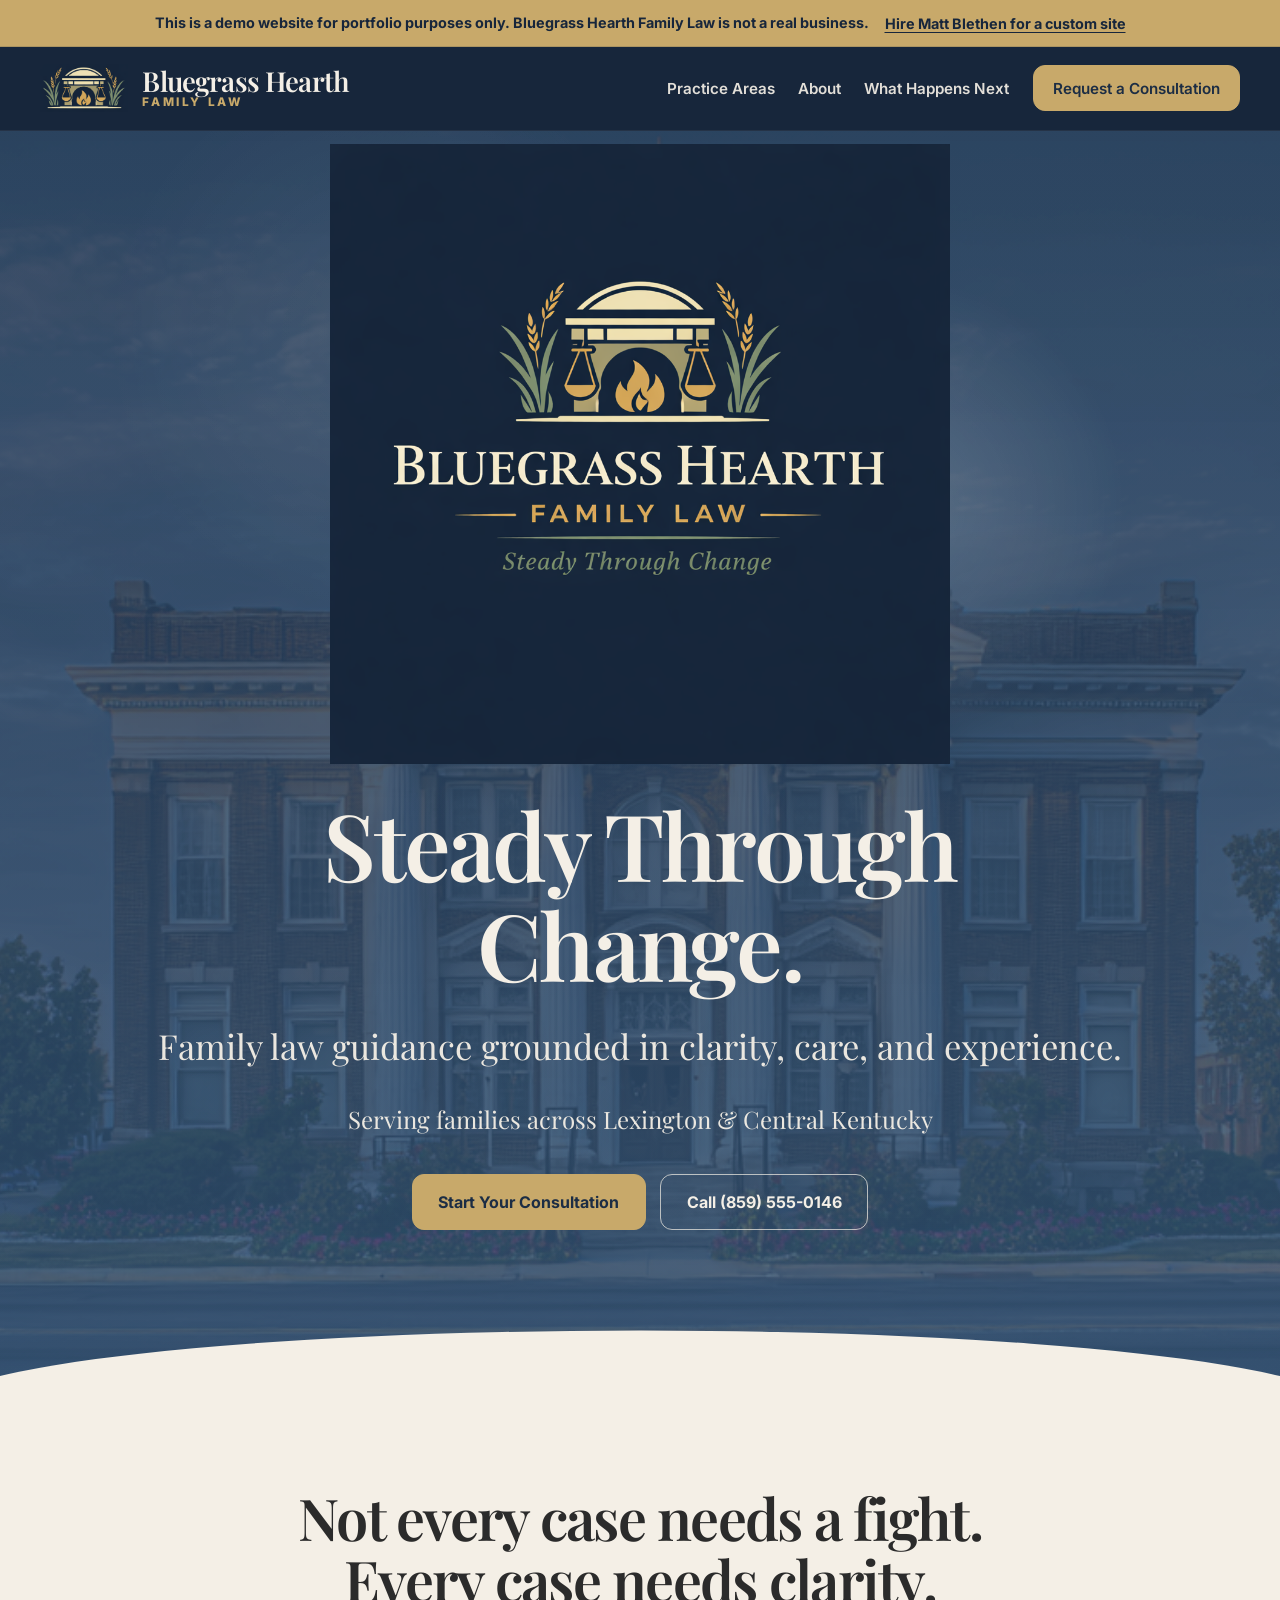
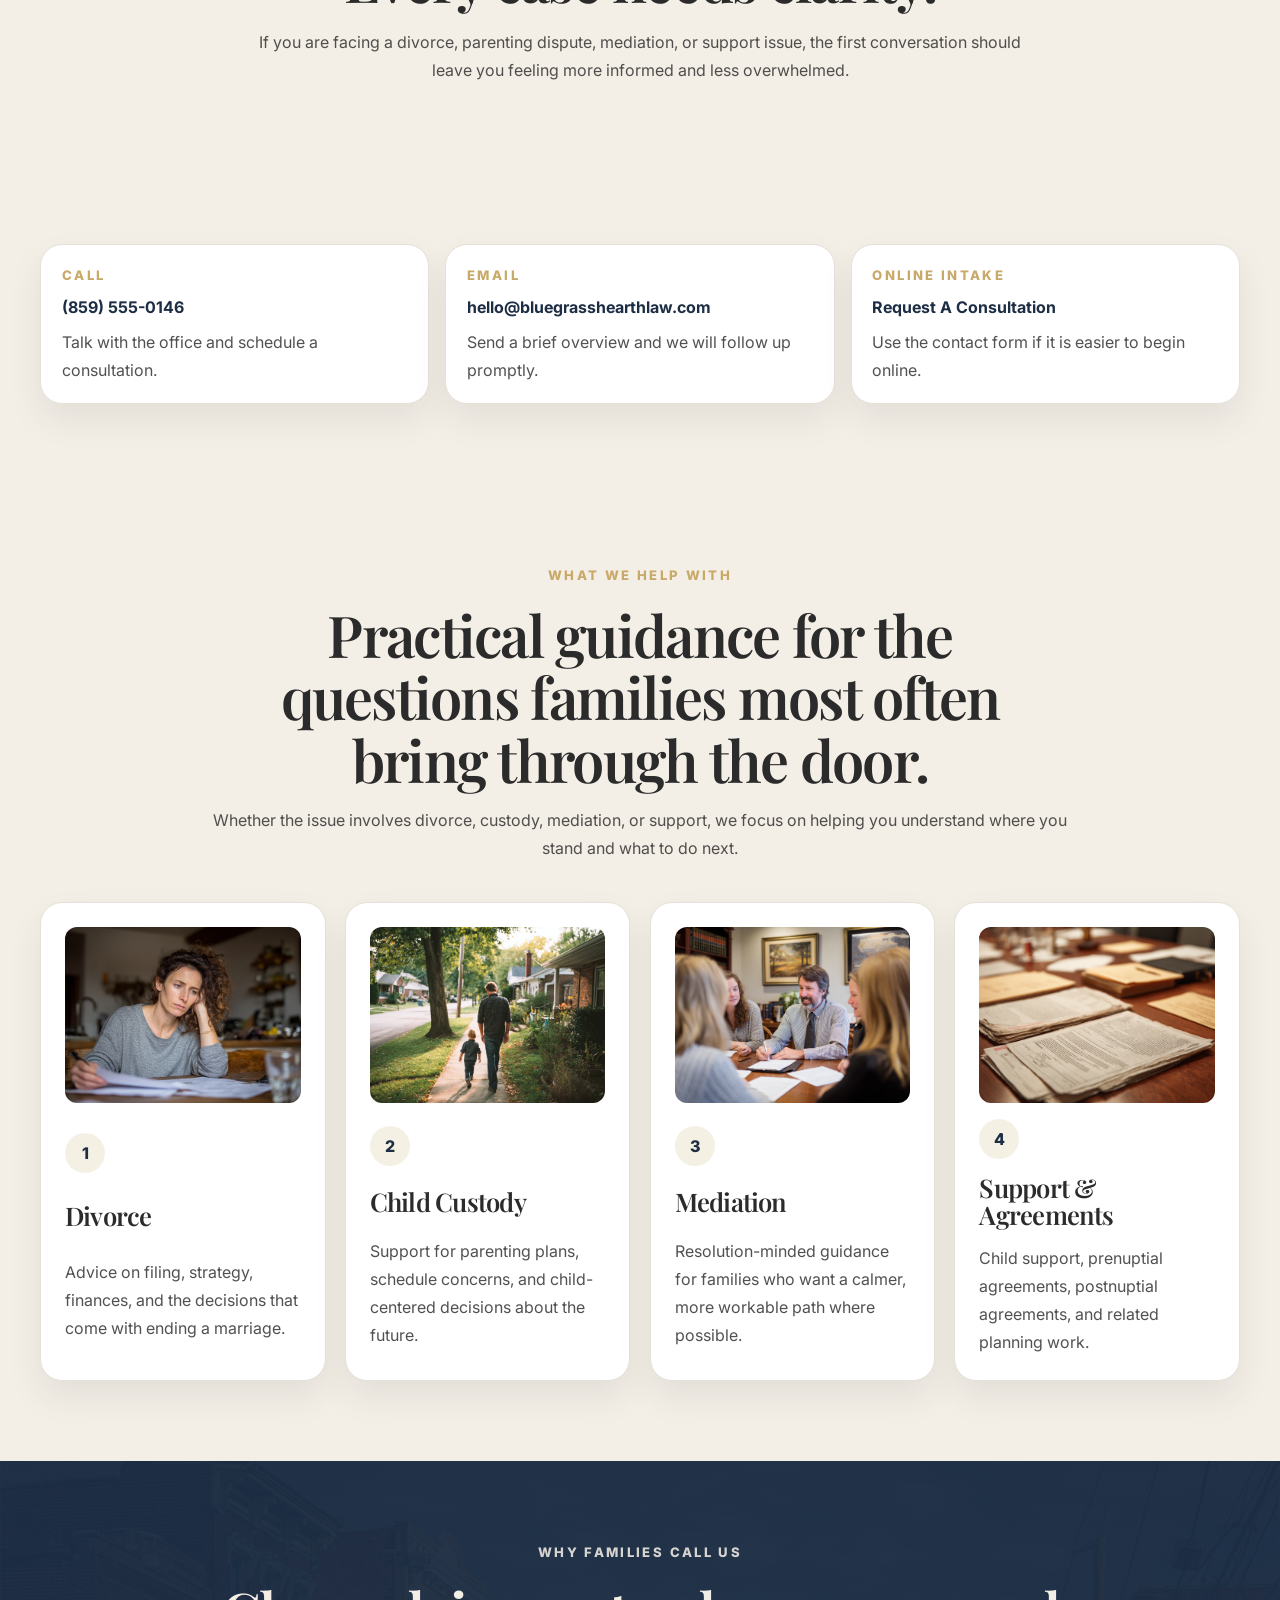
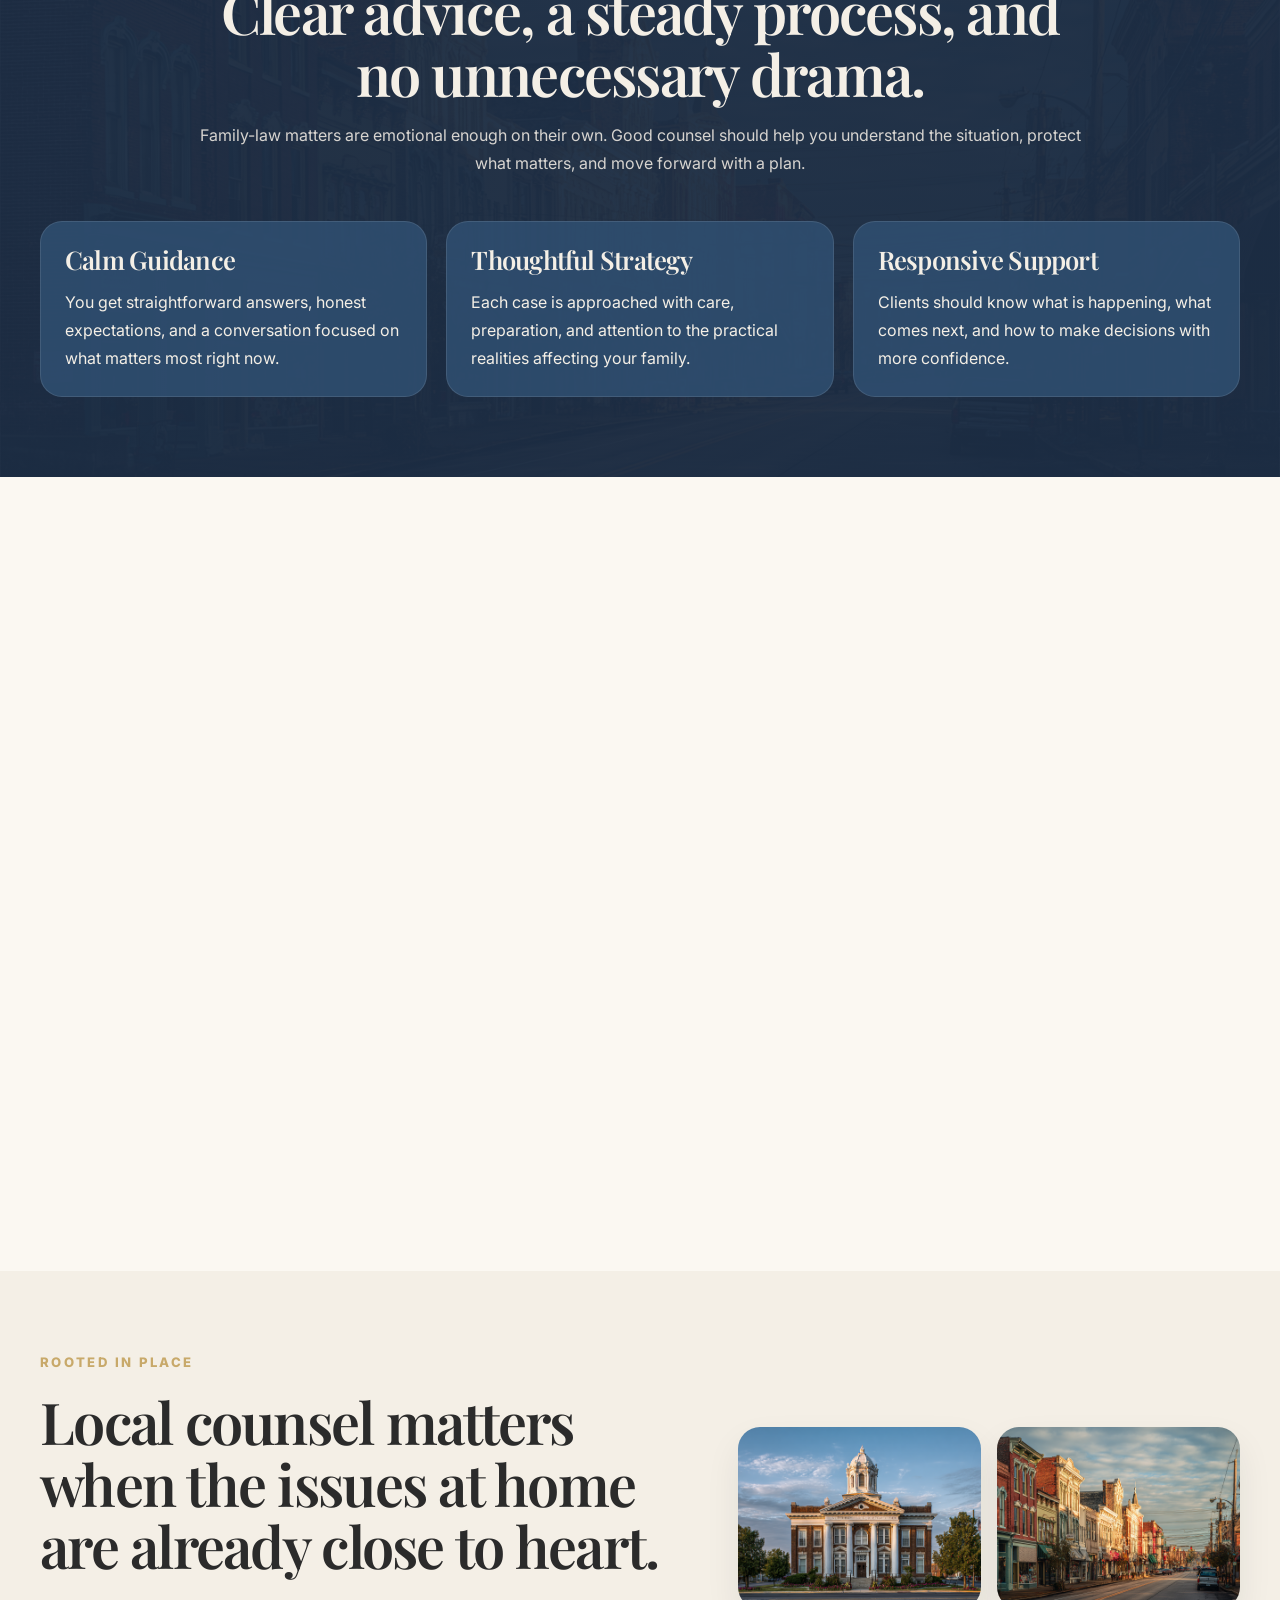
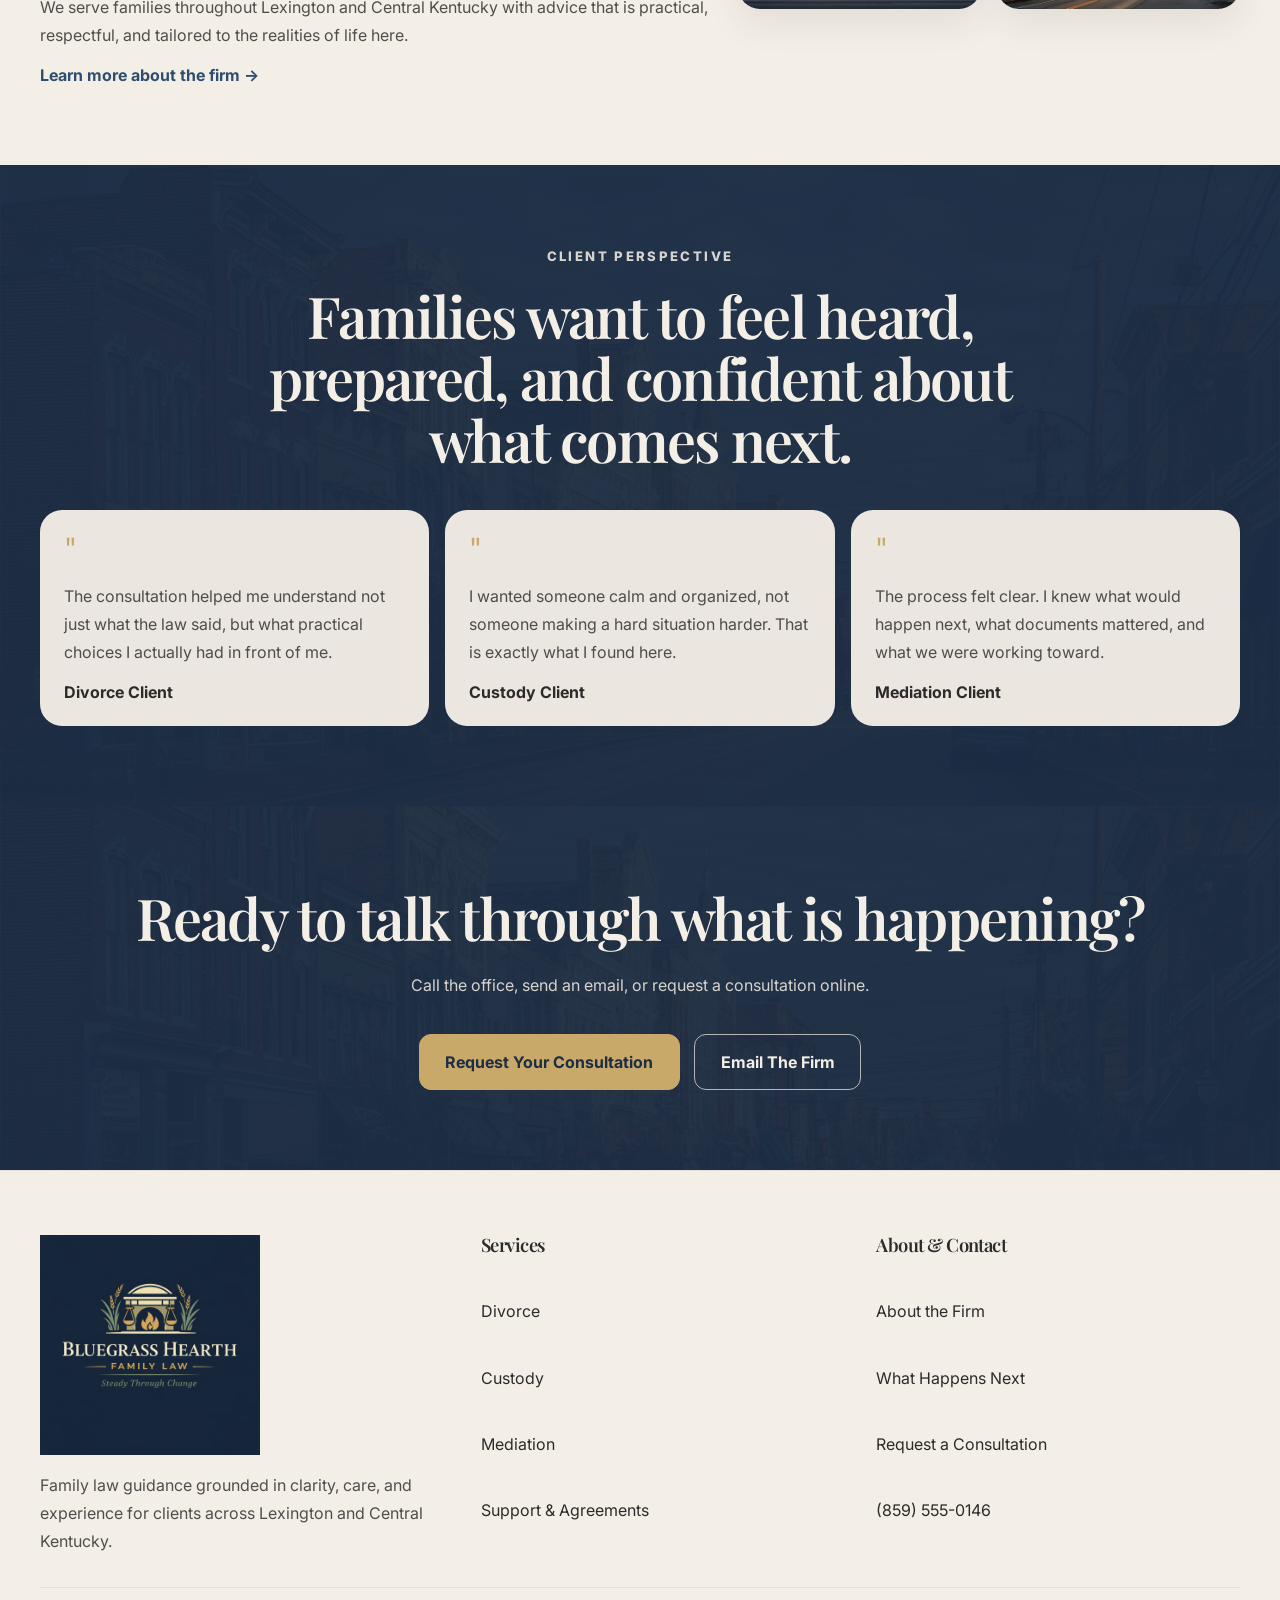
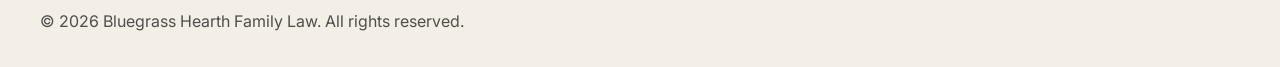
<file: index.html>
<!DOCTYPE html>
<html lang="en">
<head>
  <meta charset="UTF-8">
  <meta name="viewport" content="width=device-width, initial-scale=1.0">
  <title>Bluegrass Hearth Family Law | Family Law In Lexington & Central Kentucky</title>
  <meta name="description" content="Bluegrass Hearth Family Law offers calm, grounded family law guidance for divorce, custody, mediation, support matters, and agreements across Lexington and Central Kentucky.">
  <link rel="preconnect" href="https://fonts.googleapis.com">
  <link rel="preconnect" href="https://fonts.gstatic.com" crossorigin>
  <link href="https://fonts.googleapis.com/css2?family=Inter:wght@400;500;600;700;800&family=Playfair+Display:wght@500;600;700&display=swap" rel="stylesheet">
  <link rel="icon" href="assets/icons/favicon.svg" type="image/svg+xml">
  <link rel="stylesheet" href="assets/styles.css">
</head>
<body>
  <div class="site-shell">
    <div class="demo-bar">
      <div class="container demo-bar-inner">
        <p>This is a demo website for portfolio purposes only. Bluegrass Hearth Family Law is not a real business.</p>
        <a href="https://mattblethen.com/" target="_blank" rel="noreferrer">Hire Matt Blethen for a custom site</a>
      </div>
    </div>
    <header class="site-header">
      <div class="container header-row">
        <a class="brand" href="index.html" aria-label="Bluegrass Hearth Family Law home">
          <img src="assets/images/header-mark.png" alt="" aria-hidden="true">
          <span class="brand-copy">
            <span class="brand-name">Bluegrass Hearth</span>
            <span class="brand-subtitle">Family Law</span>
          </span>
        </a>
        <button class="nav-toggle" type="button" aria-expanded="false" aria-controls="site-nav">
          <span></span>
          <span></span>
          <span></span>
          <span class="sr-only">Toggle navigation</span>
        </button>
        <nav class="site-nav" id="site-nav">
          <a href="practice-areas.html">Practice Areas</a>
          <a href="about.html">About</a>
          <a href="process.html">What Happens Next</a>
          <a href="contact.html" class="button button-sm">Request a Consultation</a>
        </nav>
      </div>
    </header>

    <main>
      <section class="hero">
        <div class="container hero-inner">
          <img class="hero-mark" src="assets/images/logo.png" alt="Bluegrass Hearth Family Law logo">
          <h1 class="hero-title">Steady Through Change.</h1>
          <p class="hero-subtitle">Family law guidance grounded in clarity, care, and experience.</p>
          <p class="hero-location">Serving families across Lexington &amp; Central Kentucky</p>
          <div class="hero-actions">
            <a class="button" href="contact.html">Start Your Consultation</a>
            <a class="button button-secondary" href="tel:8595550146">Call (859) 555-0146</a>
          </div>
        </div>
      </section>

      <section class="section section-cream reveal">
        <div class="container intro-block">
          <h2>Not every case needs a fight. Every case needs clarity.</h2>
          <p>If you are facing a divorce, parenting dispute, mediation, or support issue, the first conversation should leave you feeling more informed and less overwhelmed.</p>
        </div>
      </section>

      <section class="section section-cream reveal">
        <div class="container quick-contact-grid">
          <article class="quick-contact-card">
            <p class="eyebrow">Call</p>
            <strong>(859) 555-0146</strong>
            <p>Talk with the office and schedule a consultation.</p>
          </article>
          <article class="quick-contact-card">
            <p class="eyebrow">Email</p>
            <strong>hello@bluegrasshearthlaw.com</strong>
            <p>Send a brief overview and we will follow up promptly.</p>
          </article>
          <article class="quick-contact-card">
            <p class="eyebrow">Online Intake</p>
            <strong>Request A Consultation</strong>
            <p>Use the contact form if it is easier to begin online.</p>
          </article>
        </div>
      </section>

      <section class="section section-cream reveal">
        <div class="container">
          <div class="section-heading">
            <p class="eyebrow">What We Help With</p>
            <h2>Practical guidance for the questions families most often bring through the door.</h2>
            <p>Whether the issue involves divorce, custody, mediation, or support, we focus on helping you understand where you stand and what to do next.</p>
          </div>
          <div class="areas-grid">
            <article class="area-card">
              <img src="assets/images/practice-divorce.png" alt="Woman reviewing family legal paperwork at kitchen table">
              <span class="area-card-icon">1</span>
              <h3>Divorce</h3>
              <p>Advice on filing, strategy, finances, and the decisions that come with ending a marriage.</p>
            </article>
            <article class="area-card">
              <img src="assets/images/practice-custody.png" alt="Parent and child walking together in a quiet Kentucky neighborhood">
              <span class="area-card-icon">2</span>
              <h3>Child Custody</h3>
              <p>Support for parenting plans, schedule concerns, and child-centered decisions about the future.</p>
            </article>
            <article class="area-card">
              <img src="assets/images/practice-mediation.png" alt="Attorney and clients in mediation meeting around a table">
              <span class="area-card-icon">3</span>
              <h3>Mediation</h3>
              <p>Resolution-minded guidance for families who want a calmer, more workable path where possible.</p>
            </article>
            <article class="area-card">
              <img src="assets/images/process-legal-notes.png" alt="Close-up of legal notes and custody schedule drafts">
              <span class="area-card-icon">4</span>
              <h3>Support &amp; Agreements</h3>
              <p>Child support, prenuptial agreements, postnuptial agreements, and related planning work.</p>
            </article>
          </div>
        </div>
      </section>

      <section class="section section-blue reveal">
        <div class="container">
          <div class="contrast-quote">
            <p class="eyebrow">Why Families Call Us</p>
            <h2>Clear advice, a steady process, and no unnecessary drama.</h2>
            <p>Family-law matters are emotional enough on their own. Good counsel should help you understand the situation, protect what matters, and move forward with a plan.</p>
          </div>
          <div class="difference-grid">
            <article class="difference-card">
              <h3>Calm Guidance</h3>
              <p>You get straightforward answers, honest expectations, and a conversation focused on what matters most right now.</p>
            </article>
            <article class="difference-card">
              <h3>Thoughtful Strategy</h3>
              <p>Each case is approached with care, preparation, and attention to the practical realities affecting your family.</p>
            </article>
            <article class="difference-card">
              <h3>Responsive Support</h3>
              <p>Clients should know what is happening, what comes next, and how to make decisions with more confidence.</p>
            </article>
          </div>
        </div>
      </section>

      <section class="section section-cream reveal">
        <div class="container">
          <div class="section-heading">
            <p class="eyebrow">What Happens Next</p>
            <h2>From the first call to a workable plan, here is how the process unfolds.</h2>
          </div>
          <div class="process-grid">
            <article class="process-card">
              <span class="process-number">1</span>
              <h3>Initial Consultation</h3>
              <p>We talk through what is happening, what feels urgent, and what questions need answers first.</p>
              <div class="process-stars">★★★★</div>
            </article>
            <article class="process-card">
              <span class="process-number">2</span>
              <h3>Case Assessment</h3>
              <p>We review the facts, explain your options, and identify the legal and practical decisions ahead.</p>
              <div class="process-stars">★★★★</div>
            </article>
            <article class="process-card process-card-cta">
              <div>
                <span class="process-number">3</span>
                <h3>Move Forward With A Plan</h3>
                <p>You leave with a clearer understanding of the path ahead and what the next stage of representation should look like.</p>
              </div>
              <a class="button button-inline" href="contact.html">Request A Consultation</a>
            </article>
          </div>
        </div>
      </section>

      <section class="section section-cream reveal">
        <div class="container image-band">
          <div class="image-band-copy">
            <p class="eyebrow">Rooted In Place</p>
            <h2>Local counsel matters when the issues at home are already close to heart.</h2>
            <p>We serve families throughout Lexington and Central Kentucky with advice that is practical, respectful, and tailored to the realities of life here.</p>
            <a class="text-link" href="about.html">Learn more about the firm</a>
          </div>
          <div class="image-stack">
            <img src="assets/images/local-courthouse.png" alt="Small town Kentucky courthouse exterior">
            <img src="assets/images/local-downtown-richmond.png" alt="Historic downtown Richmond Kentucky streetscape">
          </div>
        </div>
      </section>

      <section class="section section-blue reveal">
        <div class="container">
          <div class="section-heading">
            <p class="eyebrow">Client Perspective</p>
            <h2>Families want to feel heard, prepared, and confident about what comes next.</h2>
          </div>
          <div class="testimonial-grid">
            <article class="testimonial-card">
              <div class="quote-mark">"</div>
              <p>The consultation helped me understand not just what the law said, but what practical choices I actually had in front of me.</p>
              <strong>Divorce Client</strong>
            </article>
            <article class="testimonial-card">
              <div class="quote-mark">"</div>
              <p>I wanted someone calm and organized, not someone making a hard situation harder. That is exactly what I found here.</p>
              <strong>Custody Client</strong>
            </article>
            <article class="testimonial-card">
              <div class="quote-mark">"</div>
              <p>The process felt clear. I knew what would happen next, what documents mattered, and what we were working toward.</p>
              <strong>Mediation Client</strong>
            </article>
          </div>
        </div>
      </section>

      <section class="section section-blue reveal">
        <div class="container center-cta">
          <h2>Ready to talk through what is happening?</h2>
          <p>Call the office, send an email, or request a consultation online.</p>
          <div class="hero-actions">
            <a class="button" href="contact.html">Request Your Consultation</a>
            <a class="button button-secondary" href="mailto:hello@bluegrasshearthlaw.com">Email The Firm</a>
          </div>
        </div>
      </section>
    </main>

    <footer class="site-footer">
      <div class="container footer-grid">
        <div class="footer-brand">
          <img src="assets/images/logo.png" alt="Bluegrass Hearth Family Law logo">
          <p>Family law guidance grounded in clarity, care, and experience for clients across Lexington and Central Kentucky.</p>
        </div>
        <div class="footer-links">
          <h3>Services</h3>
          <a href="practice-areas.html">Divorce</a>
          <a href="practice-areas.html">Custody</a>
          <a href="practice-areas.html">Mediation</a>
          <a href="practice-areas.html">Support &amp; Agreements</a>
        </div>
        <div class="footer-links">
          <h3>About &amp; Contact</h3>
          <a href="about.html">About the Firm</a>
          <a href="process.html">What Happens Next</a>
          <a href="contact.html">Request a Consultation</a>
          <a href="tel:8595550146">(859) 555-0146</a>
        </div>
      </div>
      <div class="container footer-bottom">
        <p>&copy; <span data-year></span> Bluegrass Hearth Family Law. All rights reserved.</p>
      </div>
    </footer>
  </div>
  <script src="assets/main.js"></script>
</body>
</html>
</file>
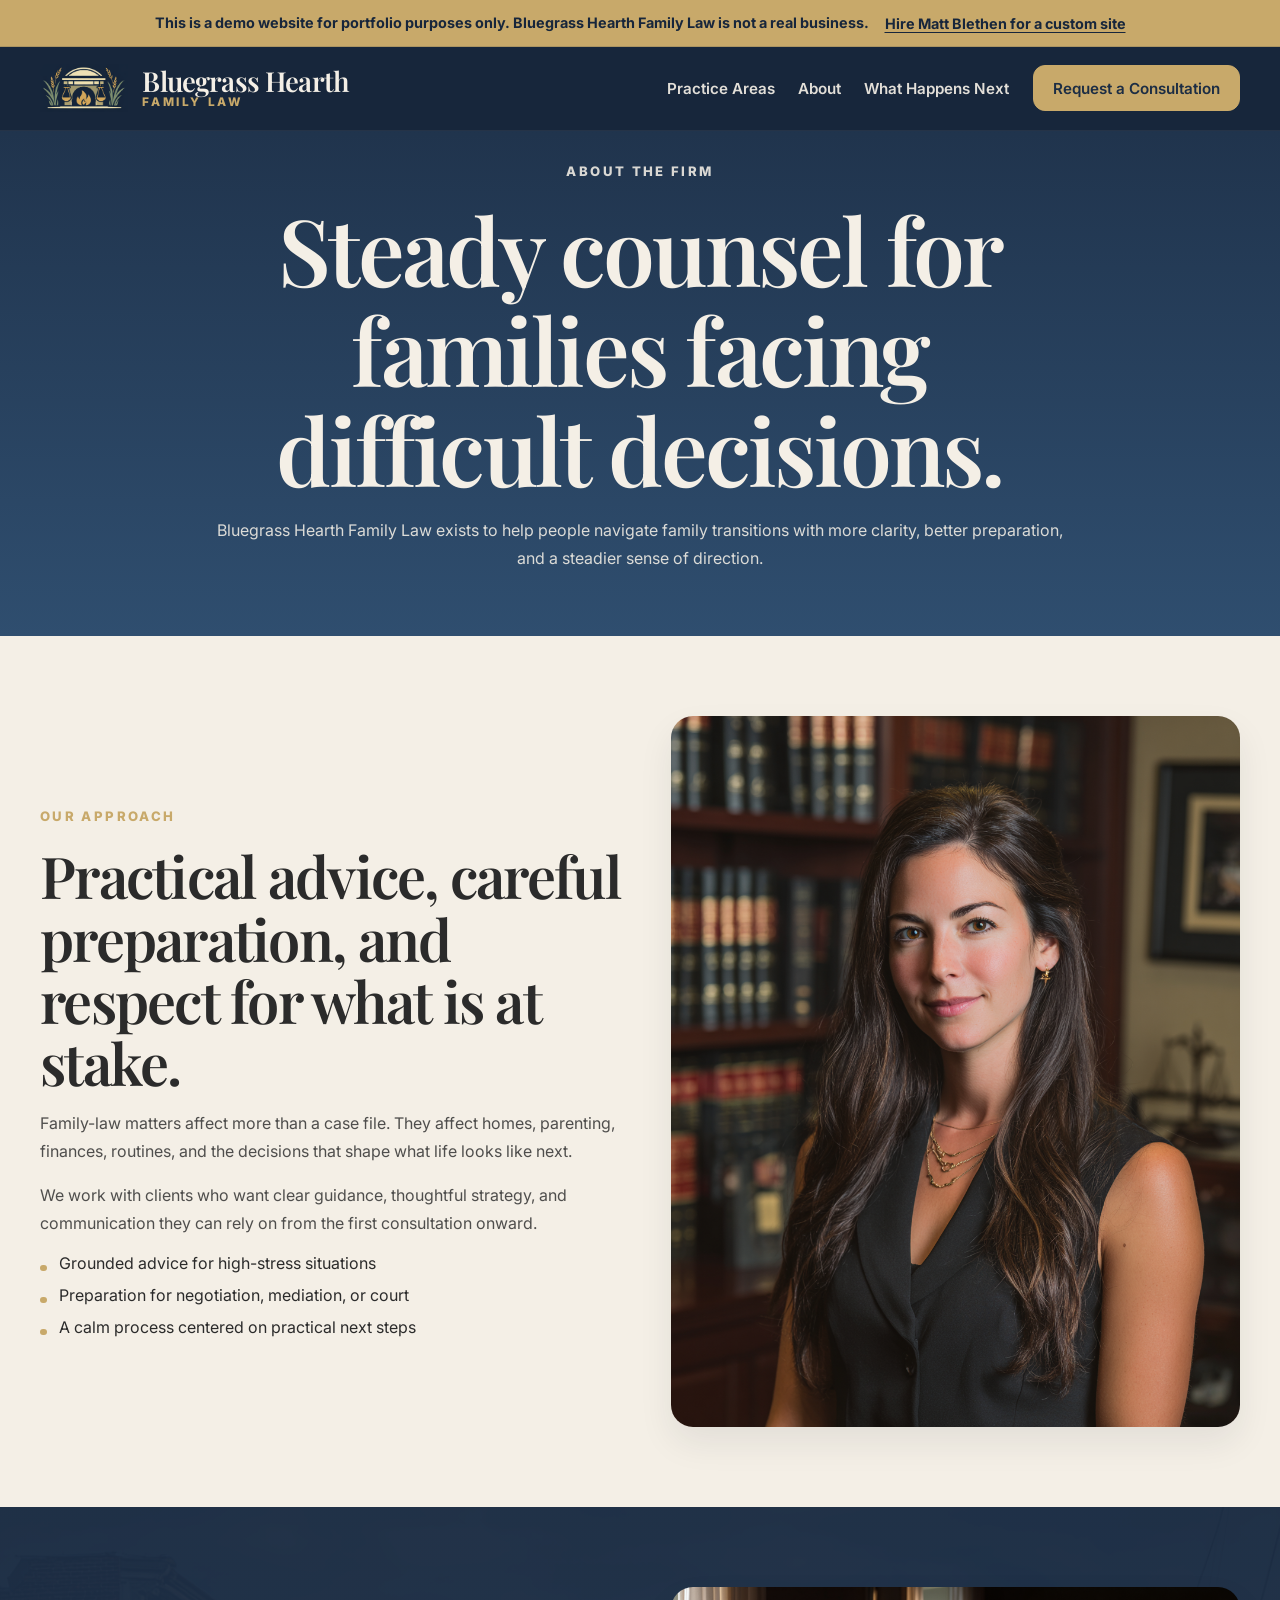
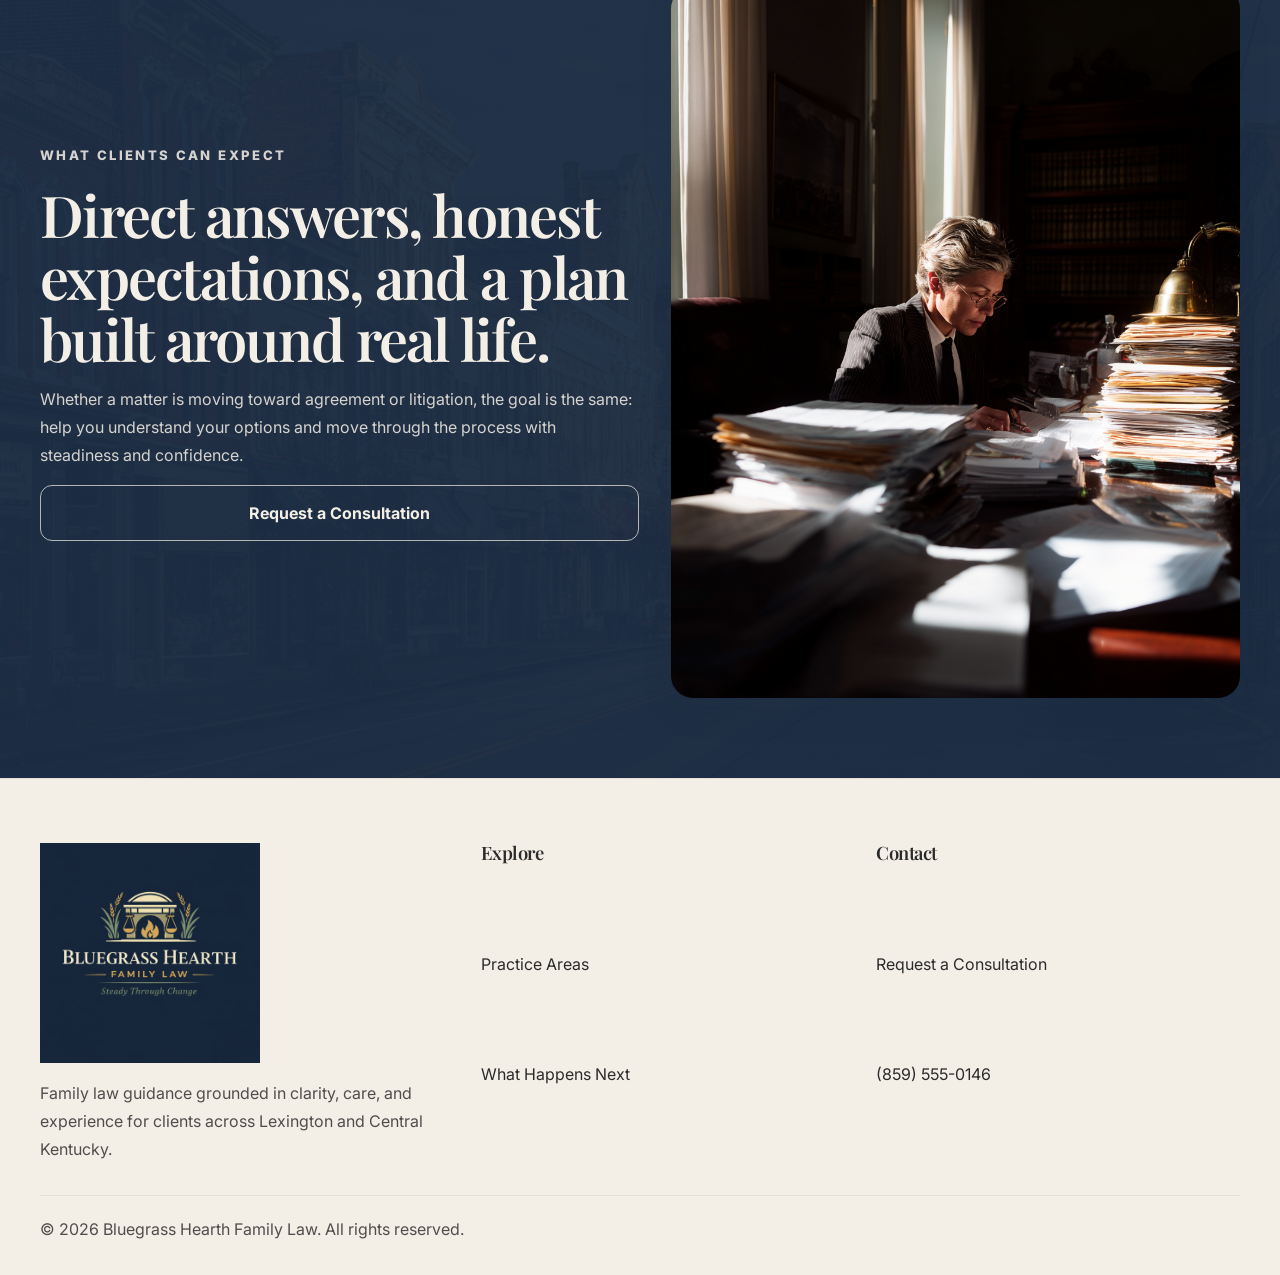
<file: about.html>
<!DOCTYPE html>
<html lang="en">
<head>
  <meta charset="UTF-8">
  <meta name="viewport" content="width=device-width, initial-scale=1.0">
  <title>About | Bluegrass Hearth Family Law</title>
  <meta name="description" content="Learn about Bluegrass Hearth Family Law and the firm's steady, practical approach to divorce, custody, mediation, and support matters.">
  <link rel="preconnect" href="https://fonts.googleapis.com">
  <link rel="preconnect" href="https://fonts.gstatic.com" crossorigin>
  <link href="https://fonts.googleapis.com/css2?family=Inter:wght@400;500;600;700;800&family=Playfair+Display:wght@500;600;700&display=swap" rel="stylesheet">
  <link rel="icon" href="assets/icons/favicon.svg" type="image/svg+xml">
  <link rel="stylesheet" href="assets/styles.css">
</head>
<body>
  <div class="site-shell">
    <div class="demo-bar">
      <div class="container demo-bar-inner">
        <p>This is a demo website for portfolio purposes only. Bluegrass Hearth Family Law is not a real business.</p>
        <a href="https://mattblethen.com/" target="_blank" rel="noreferrer">Hire Matt Blethen for a custom site</a>
      </div>
    </div>
    <header class="site-header">
      <div class="container header-row">
        <a class="brand" href="index.html" aria-label="Bluegrass Hearth Family Law home">
          <img src="assets/images/header-mark.png" alt="" aria-hidden="true">
          <span class="brand-copy">
            <span class="brand-name">Bluegrass Hearth</span>
            <span class="brand-subtitle">Family Law</span>
          </span>
        </a>
        <button class="nav-toggle" type="button" aria-expanded="false" aria-controls="site-nav">
          <span></span><span></span><span></span><span class="sr-only">Toggle navigation</span>
        </button>
        <nav class="site-nav" id="site-nav">
          <a href="practice-areas.html">Practice Areas</a>
          <a href="about.html">About</a>
          <a href="process.html">What Happens Next</a>
          <a href="contact.html" class="button button-sm">Request a Consultation</a>
        </nav>
      </div>
    </header>

    <main>
      <section class="page-hero">
        <div class="container">
          <p class="eyebrow">About The Firm</p>
          <h1>Steady counsel for families facing difficult decisions.</h1>
          <p>Bluegrass Hearth Family Law exists to help people navigate family transitions with more clarity, better preparation, and a steadier sense of direction.</p>
        </div>
      </section>

      <section class="section section-cream">
        <div class="container bio-layout reveal">
          <div class="bio-copy">
            <p class="eyebrow">Our Approach</p>
            <h2>Practical advice, careful preparation, and respect for what is at stake.</h2>
            <p>Family-law matters affect more than a case file. They affect homes, parenting, finances, routines, and the decisions that shape what life looks like next.</p>
            <p>We work with clients who want clear guidance, thoughtful strategy, and communication they can rely on from the first consultation onward.</p>
            <ul class="detail-list">
              <li>Grounded advice for high-stress situations</li>
              <li>Preparation for negotiation, mediation, or court</li>
              <li>A calm process centered on practical next steps</li>
            </ul>
          </div>
          <img src="assets/images/attorney-bio-portrait.png" alt="Attorney portrait in a tasteful office">
        </div>
      </section>

      <section class="section section-blue">
        <div class="container split-layout reveal">
          <div class="split-copy">
            <p class="eyebrow">What Clients Can Expect</p>
            <h2>Direct answers, honest expectations, and a plan built around real life.</h2>
            <p class="supporting-copy">Whether a matter is moving toward agreement or litigation, the goal is the same: help you understand your options and move through the process with steadiness and confidence.</p>
            <a class="button button-secondary" href="contact.html">Request a Consultation</a>
          </div>
          <div class="split-visual">
            <img src="assets/images/attorney-working.png" alt="Attorney reviewing documents alone in office">
          </div>
        </div>
      </section>
    </main>

    <footer class="site-footer">
      <div class="container footer-grid">
        <div class="footer-brand">
          <img src="assets/images/logo.png" alt="Bluegrass Hearth Family Law logo">
          <p>Family law guidance grounded in clarity, care, and experience for clients across Lexington and Central Kentucky.</p>
        </div>
        <div class="footer-links">
          <h3>Explore</h3>
          <a href="practice-areas.html">Practice Areas</a>
          <a href="process.html">What Happens Next</a>
        </div>
        <div class="footer-links">
          <h3>Contact</h3>
          <a href="contact.html">Request a Consultation</a>
          <a href="tel:8595550146">(859) 555-0146</a>
        </div>
      </div>
      <div class="container footer-bottom"><p>&copy; <span data-year></span> Bluegrass Hearth Family Law. All rights reserved.</p></div>
    </footer>
  </div>
  <script src="assets/main.js"></script>
</body>
</html>
</file>
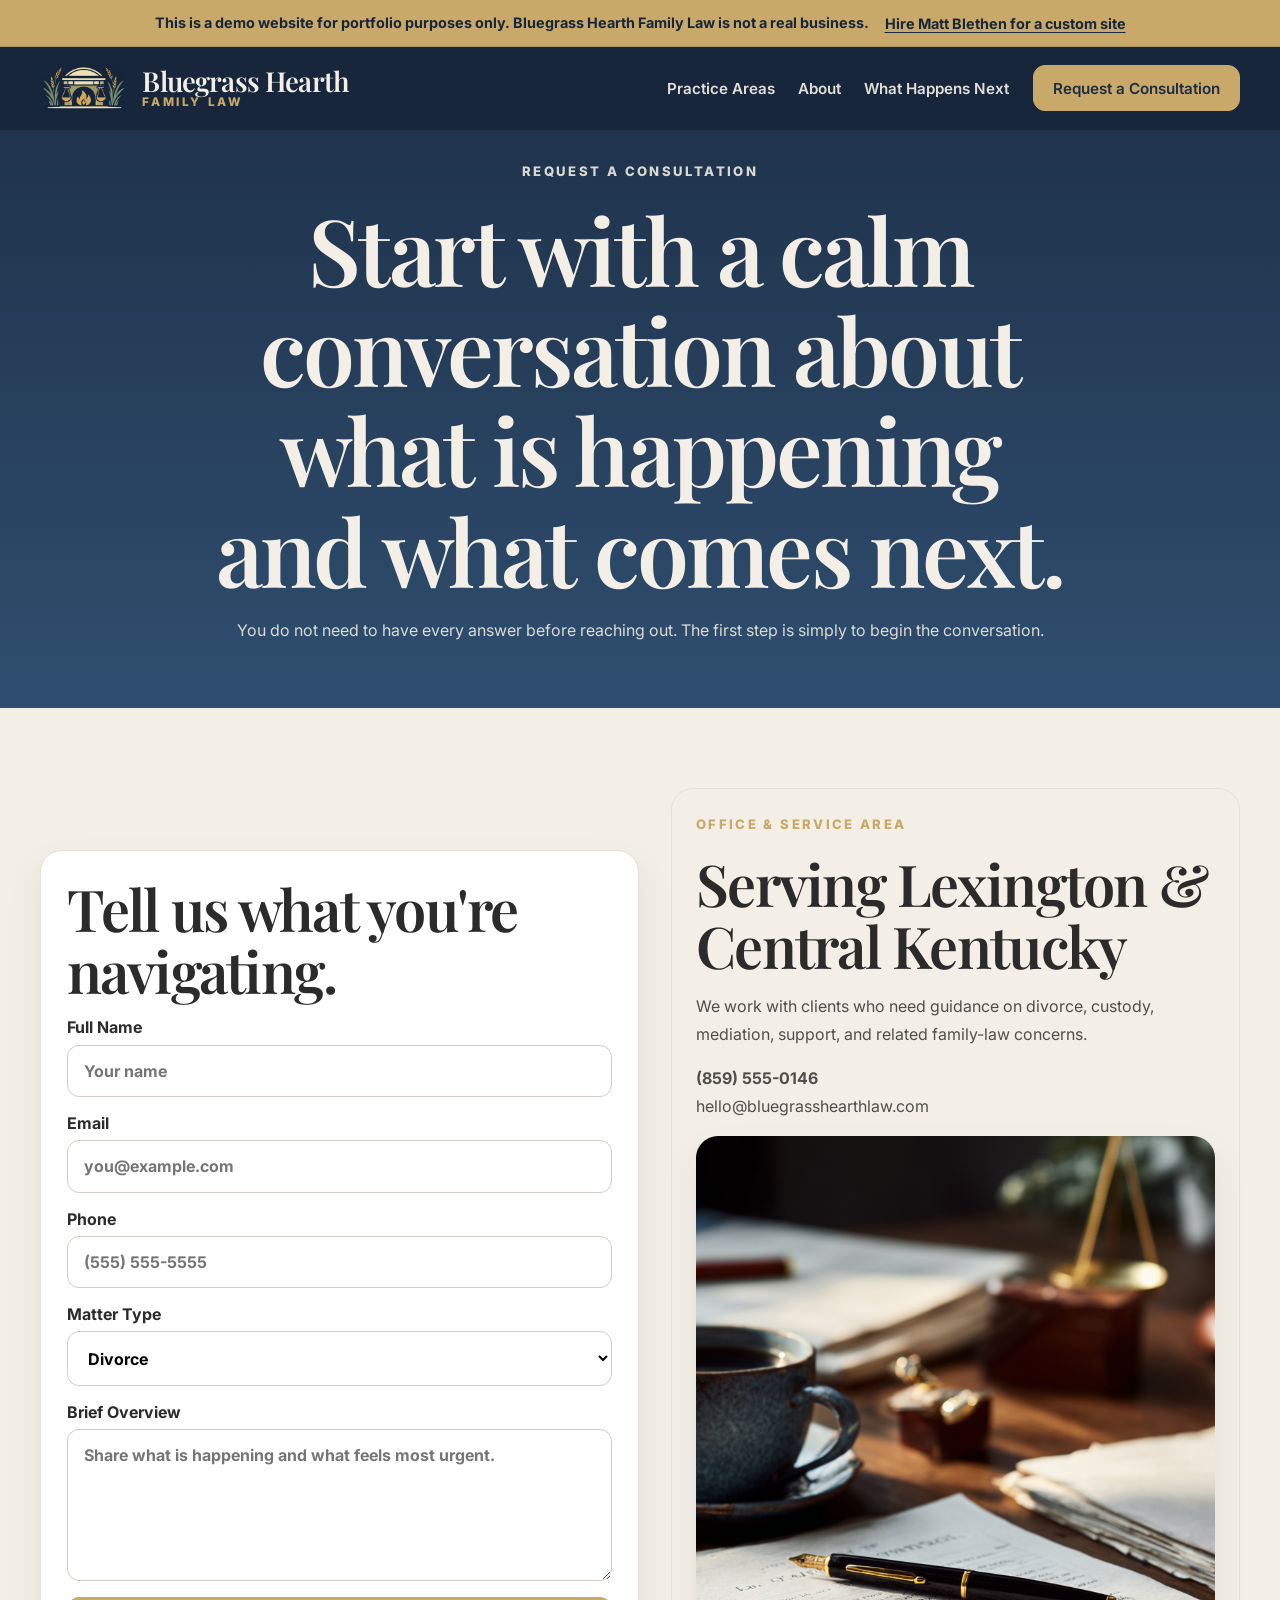
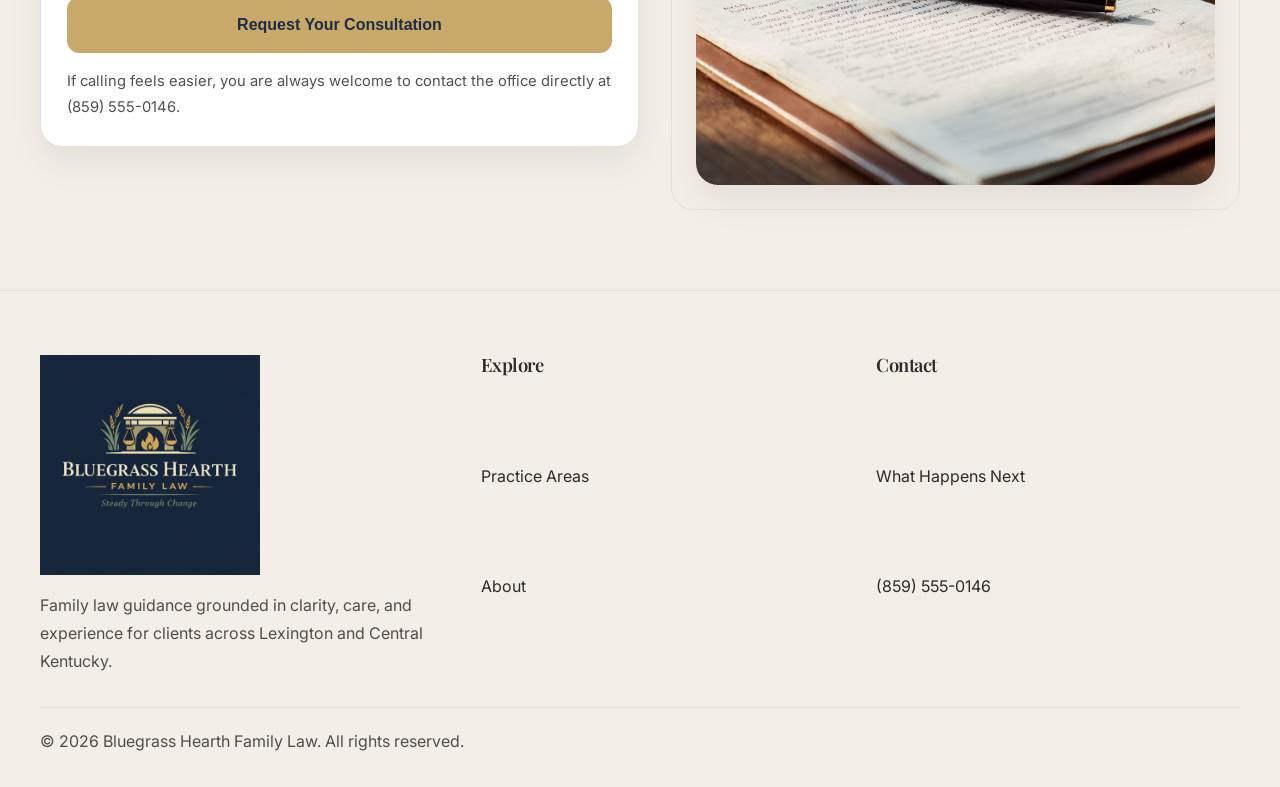
<file: contact.html>
<!DOCTYPE html>
<html lang="en">
<head>
  <meta charset="UTF-8">
  <meta name="viewport" content="width=device-width, initial-scale=1.0">
  <title>Request a Consultation | Bluegrass Hearth Family Law</title>
  <meta name="description" content="Request a consultation with Bluegrass Hearth Family Law for divorce, custody, mediation, and related family-law matters.">
  <link rel="preconnect" href="https://fonts.googleapis.com">
  <link rel="preconnect" href="https://fonts.gstatic.com" crossorigin>
  <link href="https://fonts.googleapis.com/css2?family=Inter:wght@400;500;600;700;800&family=Playfair+Display:wght@500;600;700&display=swap" rel="stylesheet">
  <link rel="icon" href="assets/icons/favicon.svg" type="image/svg+xml">
  <link rel="stylesheet" href="assets/styles.css">
</head>
<body>
  <div class="site-shell">
    <div class="demo-bar">
      <div class="container demo-bar-inner">
        <p>This is a demo website for portfolio purposes only. Bluegrass Hearth Family Law is not a real business.</p>
        <a href="https://mattblethen.com/" target="_blank" rel="noreferrer">Hire Matt Blethen for a custom site</a>
      </div>
    </div>
    <header class="site-header">
      <div class="container header-row">
        <a class="brand" href="index.html" aria-label="Bluegrass Hearth Family Law home">
          <img src="assets/images/header-mark.png" alt="" aria-hidden="true">
          <span class="brand-copy">
            <span class="brand-name">Bluegrass Hearth</span>
            <span class="brand-subtitle">Family Law</span>
          </span>
        </a>
        <button class="nav-toggle" type="button" aria-expanded="false" aria-controls="site-nav">
          <span></span><span></span><span></span><span class="sr-only">Toggle navigation</span>
        </button>
        <nav class="site-nav" id="site-nav">
          <a href="practice-areas.html">Practice Areas</a>
          <a href="about.html">About</a>
          <a href="process.html">What Happens Next</a>
          <a href="contact.html" class="button button-sm">Request a Consultation</a>
        </nav>
      </div>
    </header>

    <main>
      <section class="page-hero">
        <div class="container">
          <p class="eyebrow">Request a Consultation</p>
          <h1>Start with a calm conversation about what is happening and what comes next.</h1>
          <p>You do not need to have every answer before reaching out. The first step is simply to begin the conversation.</p>
        </div>
      </section>

      <section class="section section-cream">
        <div class="container contact-layout reveal">
          <div class="contact-card">
            <h2>Tell us what you're navigating.</h2>
            <form class="contact-form">
              <label>Full Name<input type="text" name="name" placeholder="Your name"></label>
              <label>Email<input type="email" name="email" placeholder="you@example.com"></label>
              <label>Phone<input type="tel" name="phone" placeholder="(555) 555-5555"></label>
              <label>Matter Type<select name="matter-type"><option>Divorce</option><option>Custody</option><option>Mediation</option><option>Support</option><option>Agreement</option></select></label>
              <label>Brief Overview<textarea name="details" rows="6" placeholder="Share what is happening and what feels most urgent."></textarea></label>
              <button class="button" type="submit">Request Your Consultation</button>
              <p class="form-note">If calling feels easier, you are always welcome to contact the office directly at (859) 555-0146.</p>
            </form>
          </div>
          <div class="contact-panel">
            <p class="eyebrow">Office &amp; Service Area</p>
            <h2>Serving Lexington &amp; Central Kentucky</h2>
            <p>We work with clients who need guidance on divorce, custody, mediation, support, and related family-law concerns.</p>
            <p><strong>(859) 555-0146</strong><br>hello@bluegrasshearthlaw.com</p>
            <div class="contact-visual">
              <img src="assets/images/contact-office-desk.png" alt="Family law office desk with organized legal pad and papers">
            </div>
          </div>
        </div>
      </section>
    </main>

    <footer class="site-footer">
      <div class="container footer-grid">
        <div class="footer-brand">
          <img src="assets/images/logo.png" alt="Bluegrass Hearth Family Law logo">
          <p>Family law guidance grounded in clarity, care, and experience for clients across Lexington and Central Kentucky.</p>
        </div>
        <div class="footer-links">
          <h3>Explore</h3>
          <a href="practice-areas.html">Practice Areas</a>
          <a href="about.html">About</a>
        </div>
        <div class="footer-links">
          <h3>Contact</h3>
          <a href="process.html">What Happens Next</a>
          <a href="tel:8595550146">(859) 555-0146</a>
        </div>
      </div>
      <div class="container footer-bottom"><p>&copy; <span data-year></span> Bluegrass Hearth Family Law. All rights reserved.</p></div>
    </footer>
  </div>
  <script src="assets/main.js"></script>
</body>
</html>
</file>
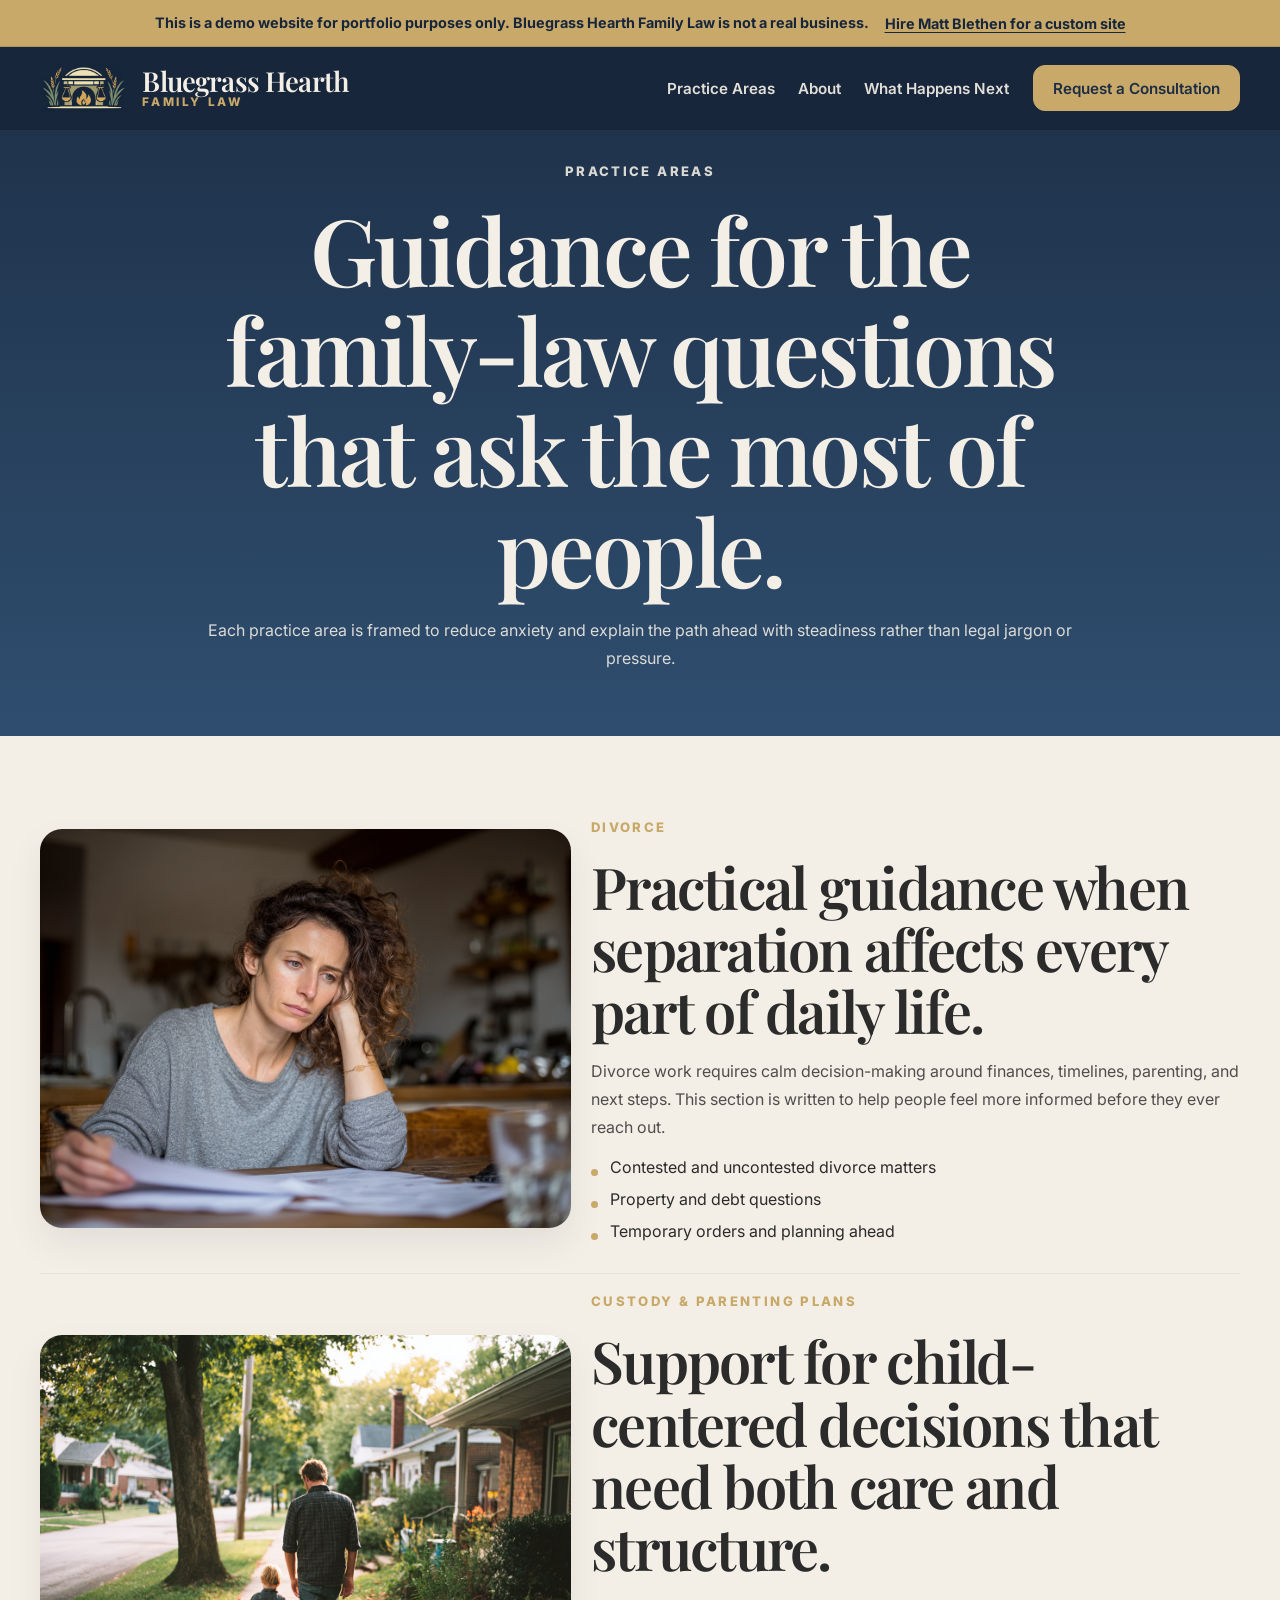
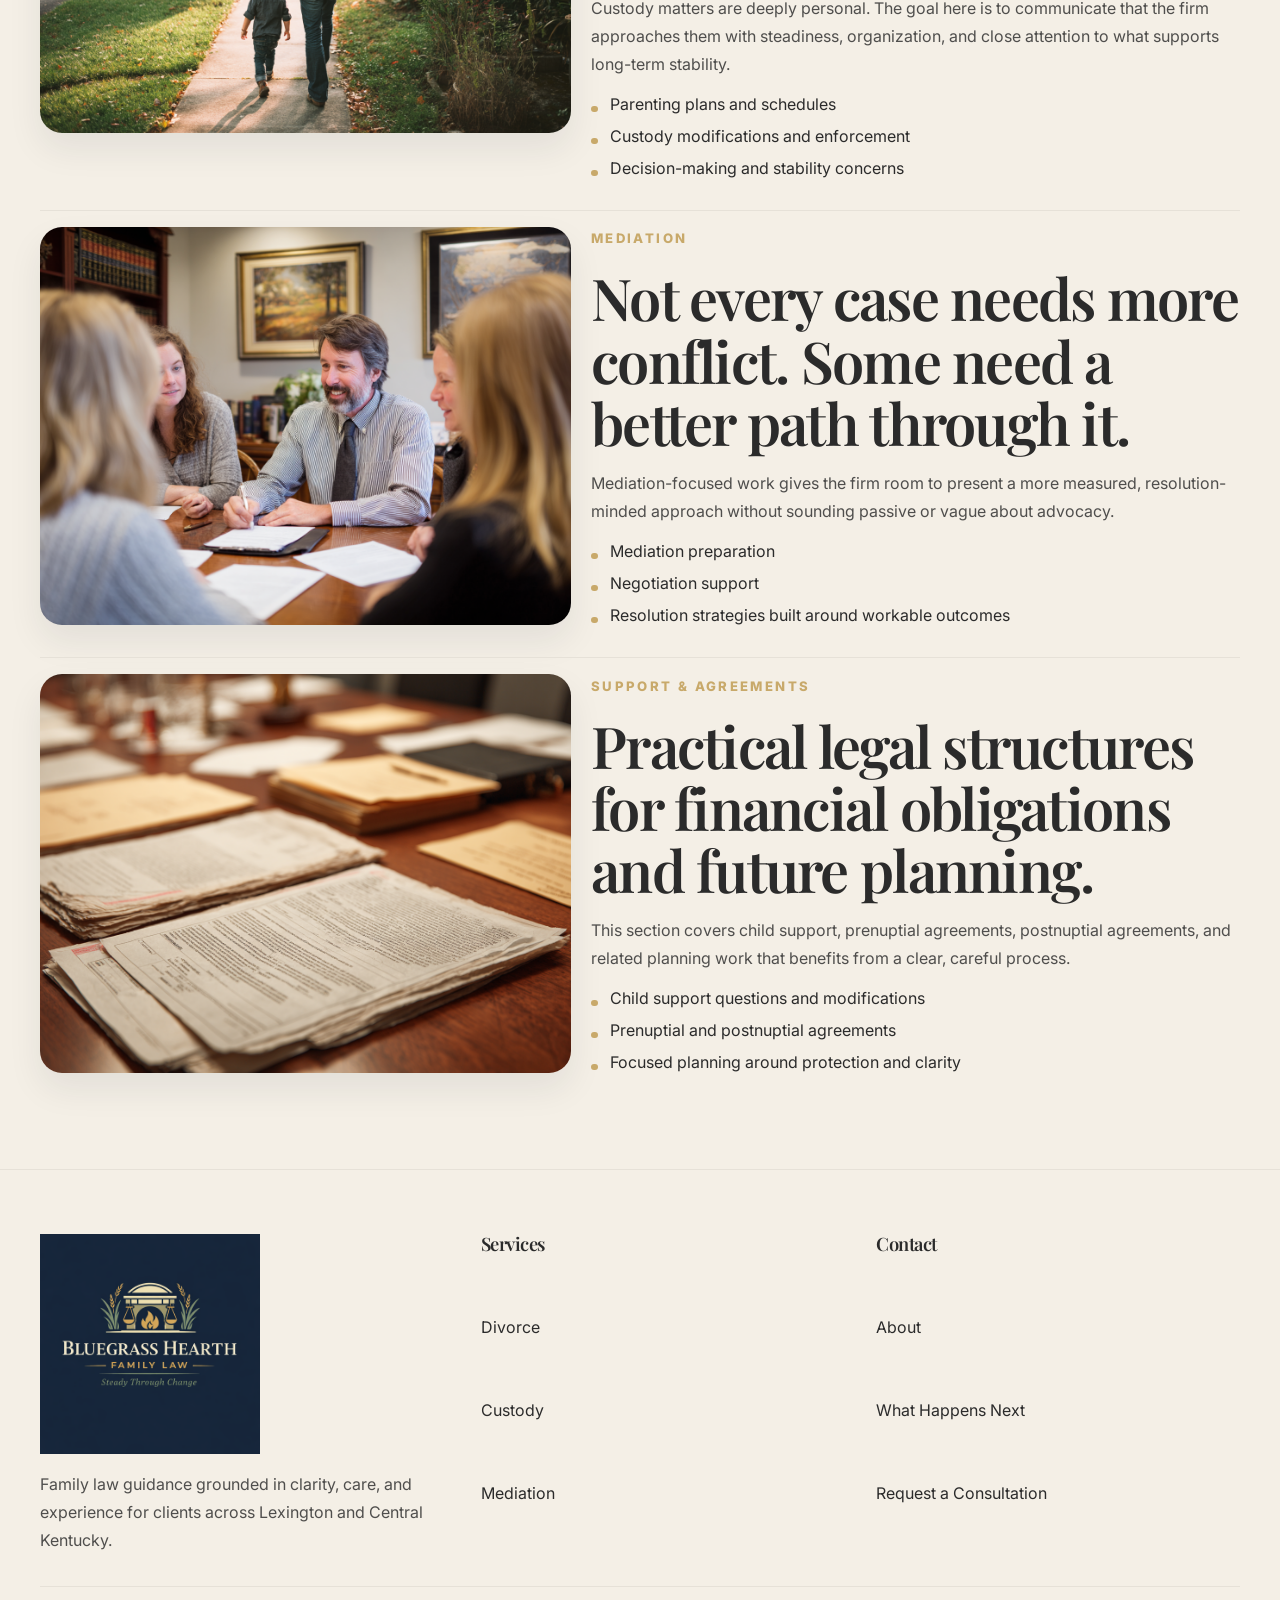
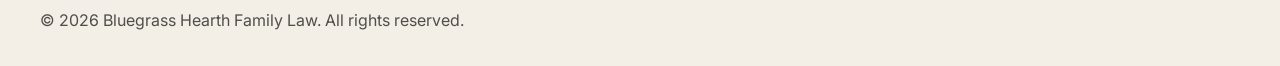
<file: practice-areas.html>
<!DOCTYPE html>
<html lang="en">
<head>
  <meta charset="UTF-8">
  <meta name="viewport" content="width=device-width, initial-scale=1.0">
  <title>Practice Areas | Bluegrass Hearth Family Law</title>
  <meta name="description" content="Explore divorce, custody, mediation, and support matters at Bluegrass Hearth Family Law serving Lexington and Central Kentucky.">
  <link rel="preconnect" href="https://fonts.googleapis.com">
  <link rel="preconnect" href="https://fonts.gstatic.com" crossorigin>
  <link href="https://fonts.googleapis.com/css2?family=Inter:wght@400;500;600;700;800&family=Playfair+Display:wght@500;600;700&display=swap" rel="stylesheet">
  <link rel="icon" href="assets/icons/favicon.svg" type="image/svg+xml">
  <link rel="stylesheet" href="assets/styles.css">
</head>
<body>
  <div class="site-shell">
    <div class="demo-bar">
      <div class="container demo-bar-inner">
        <p>This is a demo website for portfolio purposes only. Bluegrass Hearth Family Law is not a real business.</p>
        <a href="https://mattblethen.com/" target="_blank" rel="noreferrer">Hire Matt Blethen for a custom site</a>
      </div>
    </div>
    <header class="site-header">
      <div class="container header-row">
        <a class="brand" href="index.html" aria-label="Bluegrass Hearth Family Law home">
          <img src="assets/images/header-mark.png" alt="" aria-hidden="true">
          <span class="brand-copy">
            <span class="brand-name">Bluegrass Hearth</span>
            <span class="brand-subtitle">Family Law</span>
          </span>
        </a>
        <button class="nav-toggle" type="button" aria-expanded="false" aria-controls="site-nav">
          <span></span><span></span><span></span><span class="sr-only">Toggle navigation</span>
        </button>
        <nav class="site-nav" id="site-nav">
          <a href="practice-areas.html">Practice Areas</a>
          <a href="about.html">About</a>
          <a href="process.html">What Happens Next</a>
          <a href="contact.html" class="button button-sm">Request a Consultation</a>
        </nav>
      </div>
    </header>

    <main>
      <section class="page-hero">
        <div class="container">
          <p class="eyebrow">Practice Areas</p>
          <h1>Guidance for the family-law questions that ask the most of people.</h1>
          <p>Each practice area is framed to reduce anxiety and explain the path ahead with steadiness rather than legal jargon or pressure.</p>
        </div>
      </section>

      <section class="section section-cream">
        <div class="container practice-grid reveal">
          <article class="practice-detail">
            <img src="assets/images/practice-divorce.png" alt="Woman reviewing family legal paperwork">
            <div class="practice-copy">
              <p class="eyebrow">Divorce</p>
              <h2>Practical guidance when separation affects every part of daily life.</h2>
              <p>Divorce work requires calm decision-making around finances, timelines, parenting, and next steps. This section is written to help people feel more informed before they ever reach out.</p>
              <ul class="detail-list">
                <li>Contested and uncontested divorce matters</li>
                <li>Property and debt questions</li>
                <li>Temporary orders and planning ahead</li>
              </ul>
            </div>
          </article>

          <article class="practice-detail">
            <img src="assets/images/practice-custody.png" alt="Parent and child walking together">
            <div class="practice-copy">
              <p class="eyebrow">Custody & Parenting Plans</p>
              <h2>Support for child-centered decisions that need both care and structure.</h2>
              <p>Custody matters are deeply personal. The goal here is to communicate that the firm approaches them with steadiness, organization, and close attention to what supports long-term stability.</p>
              <ul class="detail-list">
                <li>Parenting plans and schedules</li>
                <li>Custody modifications and enforcement</li>
                <li>Decision-making and stability concerns</li>
              </ul>
            </div>
          </article>

          <article class="practice-detail">
            <img src="assets/images/practice-mediation.png" alt="Attorney and clients in mediation meeting">
            <div class="practice-copy">
              <p class="eyebrow">Mediation</p>
              <h2>Not every case needs more conflict. Some need a better path through it.</h2>
              <p>Mediation-focused work gives the firm room to present a more measured, resolution-minded approach without sounding passive or vague about advocacy.</p>
              <ul class="detail-list">
                <li>Mediation preparation</li>
                <li>Negotiation support</li>
                <li>Resolution strategies built around workable outcomes</li>
              </ul>
            </div>
          </article>

          <article class="practice-detail">
            <img src="assets/images/process-legal-notes.png" alt="Legal notes and custody schedule drafts">
            <div class="practice-copy">
              <p class="eyebrow">Support & Agreements</p>
              <h2>Practical legal structures for financial obligations and future planning.</h2>
              <p>This section covers child support, prenuptial agreements, postnuptial agreements, and related planning work that benefits from a clear, careful process.</p>
              <ul class="detail-list">
                <li>Child support questions and modifications</li>
                <li>Prenuptial and postnuptial agreements</li>
                <li>Focused planning around protection and clarity</li>
              </ul>
            </div>
          </article>
        </div>
      </section>
    </main>

    <footer class="site-footer">
      <div class="container footer-grid">
        <div class="footer-brand">
          <img src="assets/images/logo.png" alt="Bluegrass Hearth Family Law logo">
          <p>Family law guidance grounded in clarity, care, and experience for clients across Lexington and Central Kentucky.</p>
        </div>
        <div class="footer-links">
          <h3>Services</h3>
          <a href="practice-areas.html">Divorce</a>
          <a href="practice-areas.html">Custody</a>
          <a href="practice-areas.html">Mediation</a>
        </div>
        <div class="footer-links">
          <h3>Contact</h3>
          <a href="about.html">About</a>
          <a href="process.html">What Happens Next</a>
          <a href="contact.html">Request a Consultation</a>
        </div>
      </div>
      <div class="container footer-bottom"><p>&copy; <span data-year></span> Bluegrass Hearth Family Law. All rights reserved.</p></div>
    </footer>
  </div>
  <script src="assets/main.js"></script>
</body>
</html>
</file>
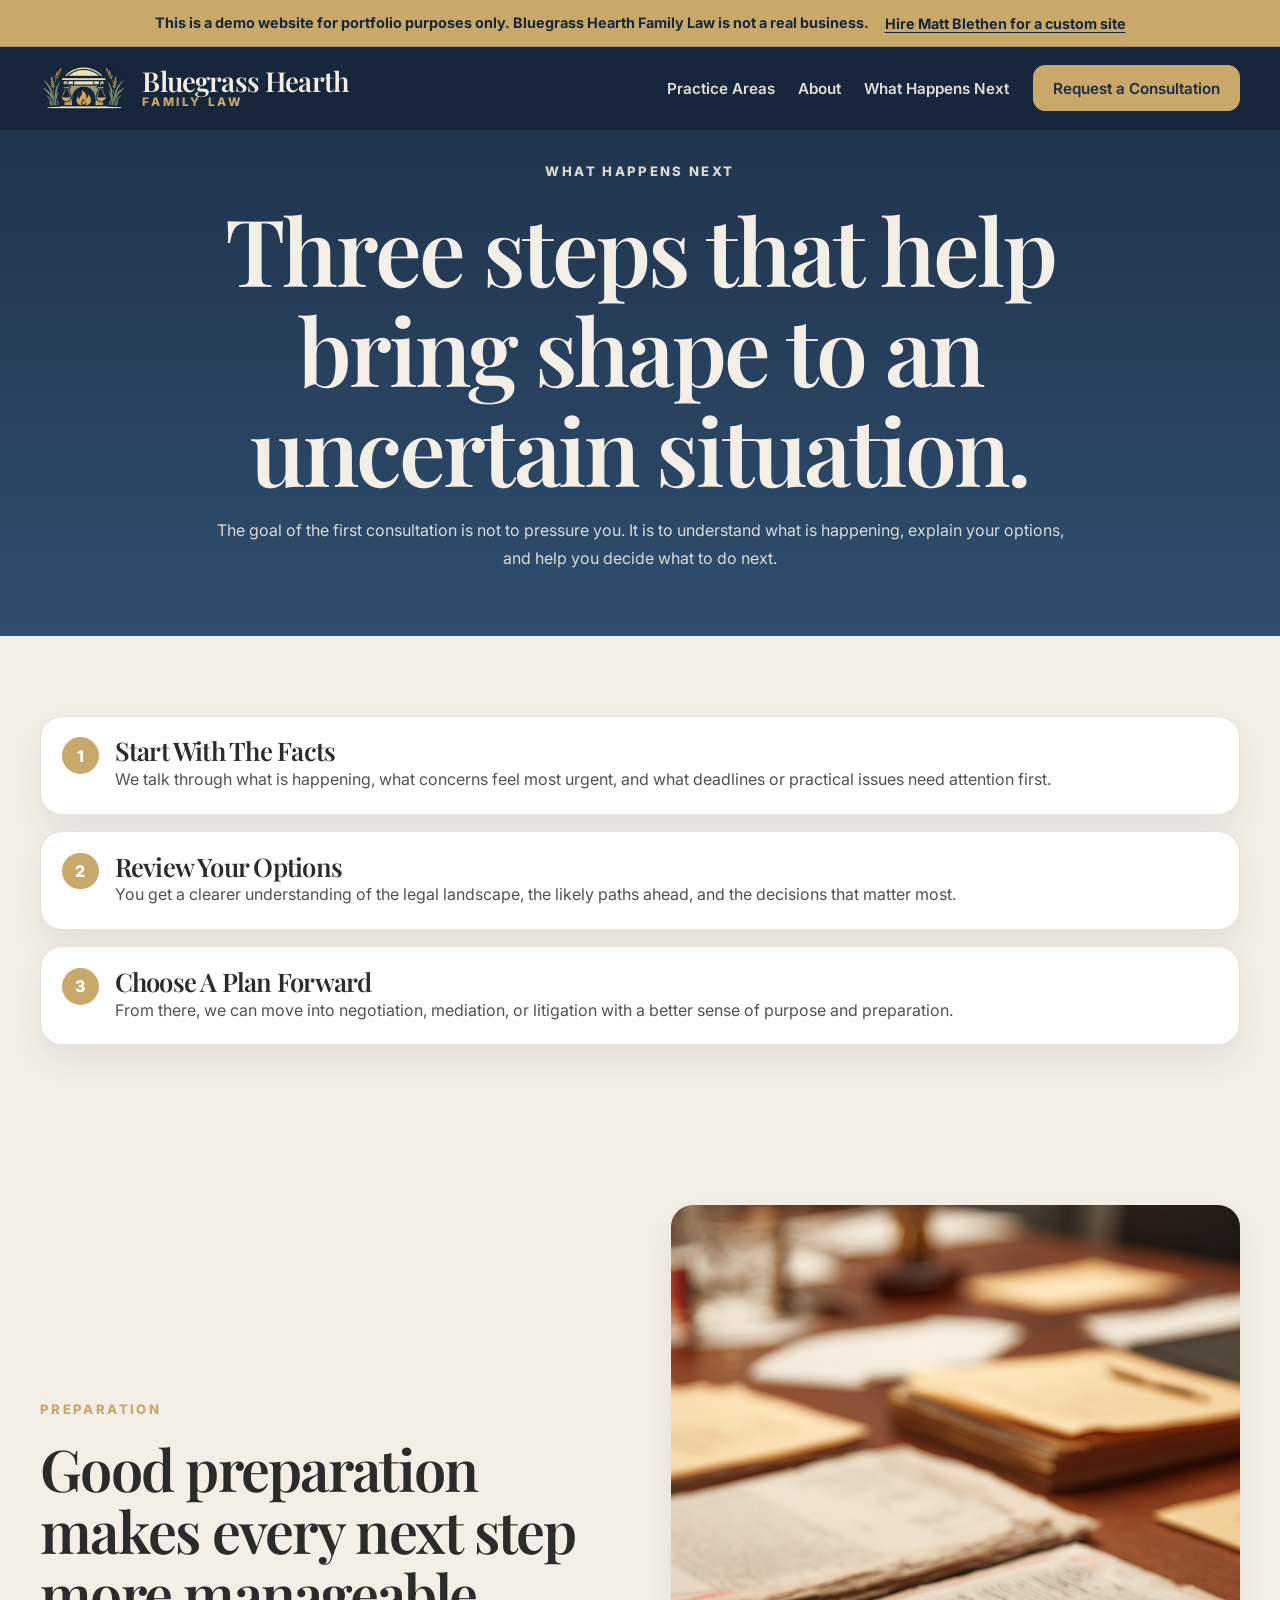
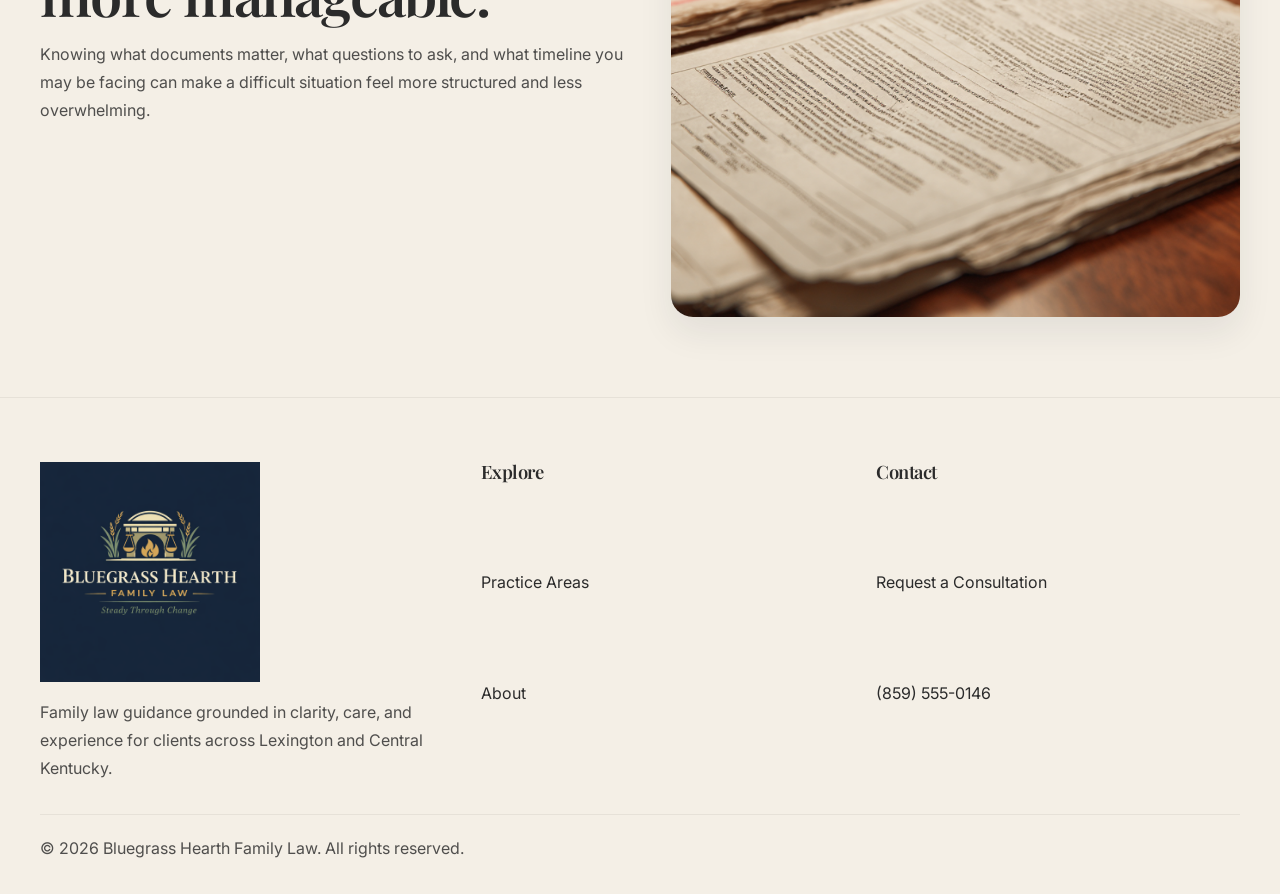
<file: process.html>
<!DOCTYPE html>
<html lang="en">
<head>
  <meta charset="UTF-8">
  <meta name="viewport" content="width=device-width, initial-scale=1.0">
  <title>What Happens Next | Bluegrass Hearth Family Law</title>
  <meta name="description" content="Learn what happens after you contact Bluegrass Hearth Family Law and how the firm guides clients through the next steps of a family-law matter.">
  <link rel="preconnect" href="https://fonts.googleapis.com">
  <link rel="preconnect" href="https://fonts.gstatic.com" crossorigin>
  <link href="https://fonts.googleapis.com/css2?family=Inter:wght@400;500;600;700;800&family=Playfair+Display:wght@500;600;700&display=swap" rel="stylesheet">
  <link rel="icon" href="assets/icons/favicon.svg" type="image/svg+xml">
  <link rel="stylesheet" href="assets/styles.css">
</head>
<body>
  <div class="site-shell">
    <div class="demo-bar">
      <div class="container demo-bar-inner">
        <p>This is a demo website for portfolio purposes only. Bluegrass Hearth Family Law is not a real business.</p>
        <a href="https://mattblethen.com/" target="_blank" rel="noreferrer">Hire Matt Blethen for a custom site</a>
      </div>
    </div>
    <header class="site-header">
      <div class="container header-row">
        <a class="brand" href="index.html" aria-label="Bluegrass Hearth Family Law home">
          <img src="assets/images/header-mark.png" alt="" aria-hidden="true">
          <span class="brand-copy">
            <span class="brand-name">Bluegrass Hearth</span>
            <span class="brand-subtitle">Family Law</span>
          </span>
        </a>
        <button class="nav-toggle" type="button" aria-expanded="false" aria-controls="site-nav">
          <span></span><span></span><span></span><span class="sr-only">Toggle navigation</span>
        </button>
        <nav class="site-nav" id="site-nav">
          <a href="practice-areas.html">Practice Areas</a>
          <a href="about.html">About</a>
          <a href="process.html">What Happens Next</a>
          <a href="contact.html" class="button button-sm">Request a Consultation</a>
        </nav>
      </div>
    </header>

    <main>
      <section class="page-hero">
        <div class="container">
          <p class="eyebrow">What Happens Next</p>
          <h1>Three steps that help bring shape to an uncertain situation.</h1>
          <p>The goal of the first consultation is not to pressure you. It is to understand what is happening, explain your options, and help you decide what to do next.</p>
        </div>
      </section>

      <section class="section section-cream">
        <div class="container timeline reveal">
          <article class="timeline-item">
            <span class="timeline-badge">1</span>
            <div>
              <h3>Start With The Facts</h3>
              <p>We talk through what is happening, what concerns feel most urgent, and what deadlines or practical issues need attention first.</p>
            </div>
          </article>
          <article class="timeline-item">
            <span class="timeline-badge">2</span>
            <div>
              <h3>Review Your Options</h3>
              <p>You get a clearer understanding of the legal landscape, the likely paths ahead, and the decisions that matter most.</p>
            </div>
          </article>
          <article class="timeline-item">
            <span class="timeline-badge">3</span>
            <div>
              <h3>Choose A Plan Forward</h3>
              <p>From there, we can move into negotiation, mediation, or litigation with a better sense of purpose and preparation.</p>
            </div>
          </article>
        </div>
      </section>

      <section class="section section-cream">
        <div class="container split-layout reveal">
          <div class="split-copy">
            <p class="eyebrow">Preparation</p>
            <h2>Good preparation makes every next step more manageable.</h2>
            <p>Knowing what documents matter, what questions to ask, and what timeline you may be facing can make a difficult situation feel more structured and less overwhelming.</p>
          </div>
          <div class="split-visual">
            <img src="assets/images/process-legal-notes.png" alt="Close-up of legal notes and custody schedule drafts">
          </div>
        </div>
      </section>
    </main>

    <footer class="site-footer">
      <div class="container footer-grid">
        <div class="footer-brand">
          <img src="assets/images/logo.png" alt="Bluegrass Hearth Family Law logo">
          <p>Family law guidance grounded in clarity, care, and experience for clients across Lexington and Central Kentucky.</p>
        </div>
        <div class="footer-links">
          <h3>Explore</h3>
          <a href="practice-areas.html">Practice Areas</a>
          <a href="about.html">About</a>
        </div>
        <div class="footer-links">
          <h3>Contact</h3>
          <a href="contact.html">Request a Consultation</a>
          <a href="tel:8595550146">(859) 555-0146</a>
        </div>
      </div>
      <div class="container footer-bottom"><p>&copy; <span data-year></span> Bluegrass Hearth Family Law. All rights reserved.</p></div>
    </footer>
  </div>
  <script src="assets/main.js"></script>
</body>
</html>
</file>
<file: assets/styles.css>
:root {
  --blue-900: #1c2d44;
  --header-blue: #17263b;
  --demo-bar-height: 46px;
  --blue-700: #2f4e6f;
  --gold-500: #c8a96a;
  --gold-400: #d8bb7a;
  --cream-100: #f4efe6;
  --cream-50: #fbf8f2;
  --sage-500: #7e9a8b;
  --text-dark: #2b2b2b;
  --divider: #e6e1d8;
  --white: #ffffff;
  --container: 1200px;
  --radius: 22px;
  --radius-sm: 16px;
  --shadow-soft: 0 16px 34px rgba(21, 32, 49, 0.08);
}

*,
*::before,
*::after {
  box-sizing: border-box;
}

html {
  scroll-behavior: smooth;
}

body {
  margin: 0;
  font-family: "Inter", "Segoe UI", sans-serif;
  color: var(--text-dark);
  background: var(--cream-50);
}

img {
  display: block;
  width: 100%;
  max-width: 100%;
}

a {
  color: inherit;
  text-decoration: none;
}

p {
  margin: 0;
  line-height: 1.75;
  color: rgba(43, 43, 43, 0.82);
}

h1,
h2,
h3 {
  margin: 0;
  font-family: "Playfair Display", Georgia, serif;
  font-weight: 600;
  letter-spacing: -0.03em;
  line-height: 1.08;
}

h1 {
  font-size: clamp(3.2rem, 8vw, 5.8rem);
}

h2 {
  font-size: clamp(2.2rem, 4.5vw, 4rem);
}

h3 {
  font-size: clamp(1.35rem, 2vw, 1.9rem);
}

ul {
  list-style: none;
  margin: 0;
  padding: 0;
}

.sr-only {
  position: absolute;
  width: 1px;
  height: 1px;
  padding: 0;
  margin: -1px;
  overflow: hidden;
  clip: rect(0, 0, 0, 0);
  white-space: nowrap;
  border: 0;
}

.container {
  width: min(calc(100% - 2rem), var(--container));
  margin: 0 auto;
}

.demo-bar {
  position: fixed;
  inset: 0 0 auto 0;
  z-index: 50;
  background: #c8a96a;
  color: #17263b;
  border-bottom: 1px solid rgba(23, 38, 59, 0.16);
}

.demo-bar-inner {
  min-height: var(--demo-bar-height);
  display: flex;
  align-items: center;
  justify-content: center;
  gap: 1rem;
  text-align: center;
  font-size: 0.9rem;
  font-weight: 700;
}

.demo-bar p {
  color: inherit;
  line-height: 1.4;
}

.demo-bar a {
  color: inherit;
  text-decoration: underline;
  text-underline-offset: 0.18em;
  white-space: nowrap;
}

.site-header {
  position: fixed;
  inset: var(--demo-bar-height) 0 auto 0;
  z-index: 40;
  transition: box-shadow 180ms ease, border-color 180ms ease;
  border-bottom: 1px solid rgba(255, 255, 255, 0.06);
  background: var(--header-blue);
}

.site-header.is-scrolled {
  background: var(--header-blue);
  border-color: rgba(255, 255, 255, 0.08);
  box-shadow: 0 8px 22px rgba(14, 20, 30, 0.18);
}

.header-row {
  display: flex;
  align-items: center;
  justify-content: space-between;
  gap: 2rem;
  min-height: 84px;
}

.brand {
  display: inline-flex;
  align-items: center;
  gap: 0.9rem;
  flex: 0 0 auto;
  min-width: 0;
  color: var(--cream-100);
}

.brand img {
  width: 88px;
  height: 58px;
  max-width: none;
  object-fit: contain;
  object-position: center;
  flex: 0 0 auto;
}

.brand-copy {
  display: grid;
  gap: 0.12rem;
  min-width: 0;
}

.brand-name,
.brand-subtitle {
  display: block;
  line-height: 1;
}

.brand-name {
  font-family: "Playfair Display", Georgia, serif;
  font-size: 1.72rem;
  font-weight: 600;
  letter-spacing: -0.03em;
  color: var(--cream-100);
}

.brand-subtitle {
  color: var(--gold-500);
  text-transform: uppercase;
  letter-spacing: 0.22em;
  font-size: 0.74rem;
  font-weight: 800;
}

.site-nav {
  display: flex;
  align-items: center;
  gap: 1.45rem;
  color: rgba(244, 239, 230, 0.92);
}

.site-nav a {
  font-size: 0.95rem;
  font-weight: 600;
}

.nav-toggle {
  display: none;
  border: 0;
  background: transparent;
  padding: 0;
}

.nav-toggle span {
  display: block;
  width: 24px;
  height: 2px;
  margin: 5px 0;
  background: var(--cream-100);
}

.button {
  display: inline-flex;
  align-items: center;
  justify-content: center;
  min-height: 56px;
  padding: 0.95rem 1.6rem;
  border-radius: 12px;
  border: 1px solid var(--gold-500);
  background: var(--gold-500);
  color: var(--blue-900);
  font-weight: 700;
  font-size: 1rem;
  transition: transform 160ms ease, background-color 160ms ease, border-color 160ms ease;
}

.button:hover,
.button:focus-visible {
  transform: translateY(-1px);
  background: var(--gold-400);
  border-color: var(--gold-400);
}

.button-secondary {
  background: transparent;
  color: var(--cream-100);
  border-color: rgba(244, 239, 230, 0.7);
}

.button-secondary:hover,
.button-secondary:focus-visible {
  background: rgba(244, 239, 230, 0.1);
  border-color: var(--cream-100);
}

.button-sm {
  min-height: 46px;
  padding: 0.78rem 1.2rem;
  font-size: 0.95rem;
}

.button-inline::after,
.text-link::after {
  content: "  ->";
}

.eyebrow {
  color: var(--gold-500);
  text-transform: uppercase;
  letter-spacing: 0.18em;
  font-size: 0.82rem;
  font-weight: 800;
}

.site-shell {
  overflow: hidden;
}

.hero {
  position: relative;
  min-height: 100vh;
  display: flex;
  align-items: center;
  justify-content: center;
  text-align: center;
  padding: 9rem 0 11rem;
  background:
    linear-gradient(180deg, rgba(28, 45, 68, 0.88), rgba(47, 78, 111, 0.82)),
    url("images/local-courthouse.png") center/cover no-repeat;
  color: var(--cream-100);
}

.hero::before {
  content: "";
  position: absolute;
  inset: 0;
  background:
    radial-gradient(circle at 70% 36%, rgba(255, 255, 255, 0.16), transparent 18%),
    radial-gradient(circle at 30% 24%, rgba(255, 255, 255, 0.06), transparent 20%),
    linear-gradient(180deg, rgba(28, 45, 68, 0.2), rgba(28, 45, 68, 0.2));
  mix-blend-mode: screen;
}

.hero::after {
  content: "";
  position: absolute;
  left: -5%;
  right: -5%;
  bottom: -1px;
  height: 170px;
  background: var(--cream-100);
  border-radius: 50% 50% 0 0 / 46% 46% 0 0;
  transform: translateY(55%);
}

.hero-inner {
  position: relative;
  z-index: 1;
  display: grid;
  gap: 1.35rem;
  justify-items: center;
}

.hero-mark {
  width: min(100%, 620px);
  margin-bottom: 0.5rem;
}

.hero-title {
  max-width: 12ch;
  color: var(--cream-100);
}

.hero-subtitle,
.hero-location {
  color: rgba(244, 239, 230, 0.95);
  font-family: "Playfair Display", Georgia, serif;
}

.hero-subtitle {
  font-size: clamp(1.4rem, 2.7vw, 2.2rem);
}

.hero-location {
  font-size: clamp(1.1rem, 2vw, 1.5rem);
}

.hero-actions {
  display: flex;
  flex-wrap: wrap;
  justify-content: center;
  gap: 0.9rem;
  margin-top: 0.8rem;
}

.quick-contact-grid {
  display: grid;
  grid-template-columns: repeat(3, minmax(0, 1fr));
  gap: 1rem;
}

.quick-contact-card {
  display: grid;
  gap: 0.6rem;
  padding: 1.2rem 1.3rem;
  border-radius: var(--radius);
  border: 1px solid var(--divider);
  background: var(--white);
  box-shadow: var(--shadow-soft);
}

.quick-contact-card strong {
  color: var(--blue-900);
  font-size: 1rem;
  line-height: 1.35;
  overflow-wrap: anywhere;
}

.section {
  padding: 5rem 0;
}

.section-cream {
  background: var(--cream-100);
  color: var(--text-dark);
}

.section-blue {
  background:
    linear-gradient(180deg, rgba(28, 45, 68, 0.96), rgba(28, 45, 68, 0.96)),
    url("images/local-downtown-richmond.png") center/cover no-repeat;
  color: var(--cream-100);
}

.section-blue p,
.section-blue .section-heading p,
.section-blue .supporting-copy,
.section-blue .text-link {
  color: rgba(244, 239, 230, 0.86);
}

.section-heading {
  display: grid;
  gap: 1rem;
  text-align: center;
  max-width: 54rem;
  margin: 0 auto 2.5rem;
}

.intro-block {
  display: grid;
  gap: 1.1rem;
  text-align: center;
  max-width: 48rem;
  margin: 0 auto;
}

.areas-grid {
  display: grid;
  grid-template-columns: repeat(4, minmax(0, 1fr));
  gap: 1.2rem;
}

.area-card {
  display: grid;
  gap: 0.95rem;
  padding: 1.5rem;
  border-radius: var(--radius);
  background: var(--white);
  border: 1px solid var(--divider);
  box-shadow: var(--shadow-soft);
}

.area-card img {
  width: 100%;
  aspect-ratio: 4 / 3;
  object-fit: cover;
  border-radius: 12px;
}

.area-card-icon {
  width: 2.5rem;
  height: 2.5rem;
  border-radius: 999px;
  display: inline-flex;
  align-items: center;
  justify-content: center;
  background: rgba(200, 169, 106, 0.18);
  color: var(--blue-900);
  font-weight: 800;
}

.contrast-quote {
  display: grid;
  gap: 1rem;
  text-align: center;
  max-width: 56rem;
  margin: 0 auto 2.8rem;
}

.difference-grid {
  display: grid;
  grid-template-columns: repeat(3, minmax(0, 1fr));
  gap: 1.2rem;
}

.difference-card {
  display: grid;
  gap: 0.85rem;
  padding: 1.5rem;
  border-radius: var(--radius);
  background: rgba(47, 78, 111, 0.9);
  border: 1px solid rgba(255, 255, 255, 0.1);
}

.difference-card h3,
.difference-card p {
  color: var(--cream-100);
}

.process-grid {
  display: grid;
  grid-template-columns: repeat(3, minmax(0, 1fr));
  gap: 1rem;
}

.process-card {
  display: grid;
  gap: 1rem;
  min-height: 100%;
  padding: 1.6rem;
  border-radius: var(--radius);
  background: #fffdf9;
  border: 1px solid var(--divider);
}

.process-number {
  width: 2.3rem;
  height: 2.3rem;
  display: inline-flex;
  align-items: center;
  justify-content: center;
  border-radius: 999px;
  background: var(--gold-500);
  color: var(--white);
  font-weight: 800;
}

.process-stars {
  color: var(--gold-500);
  letter-spacing: 0.16em;
  font-size: 1.1rem;
}

.process-card-cta {
  display: flex;
  align-items: end;
}

.process-card-cta .button {
  width: 100%;
  justify-content: space-between;
}

.image-band {
  display: grid;
  grid-template-columns: 1.15fr 0.85fr;
  gap: 1.2rem;
  align-items: center;
}

.image-band-copy {
  display: grid;
  gap: 1rem;
}

.image-stack {
  display: grid;
  grid-template-columns: repeat(2, minmax(0, 1fr));
  gap: 1rem;
}

.image-stack img,
.feature-image,
.bio-layout img,
.split-visual img,
.contact-visual img {
  border-radius: var(--radius);
  object-fit: cover;
  box-shadow: var(--shadow-soft);
}

.image-stack img {
  aspect-ratio: 4 / 3;
}

.testimonial-grid {
  display: grid;
  grid-template-columns: repeat(3, minmax(0, 1fr));
  gap: 1rem;
}

.testimonial-card {
  display: grid;
  gap: 1rem;
  padding: 1.5rem;
  border-radius: var(--radius);
  background: rgba(244, 239, 230, 0.96);
  color: var(--text-dark);
}

.testimonial-card p {
  color: rgba(43, 43, 43, 0.82);
}

.quote-mark {
  color: var(--gold-500);
  font-size: 2rem;
  line-height: 1;
}

.center-cta {
  display: grid;
  justify-items: center;
  gap: 1.4rem;
  text-align: center;
}

.site-footer {
  padding: 4rem 0 2rem;
  background: var(--cream-100);
  border-top: 1px solid var(--divider);
}

.footer-grid {
  display: grid;
  grid-template-columns: 0.9fr 0.8fr 0.8fr;
  gap: 2rem;
}

.footer-brand {
  display: grid;
  gap: 1rem;
}

.footer-brand img {
  width: 220px;
  max-width: 100%;
}

.footer-links {
  display: grid;
  gap: 0.75rem;
}

.footer-links h3 {
  font-size: 1.15rem;
}

.footer-bottom {
  margin-top: 2rem;
  padding-top: 1.2rem;
  border-top: 1px solid var(--divider);
}

.page-hero {
  padding: 10rem 0 4rem;
  background: linear-gradient(180deg, var(--blue-900), var(--blue-700));
  color: var(--cream-100);
}

.page-hero .container {
  display: grid;
  gap: 1rem;
  text-align: center;
  max-width: 54rem;
}

.page-hero p {
  color: rgba(244, 239, 230, 0.88);
}

.content-stack {
  display: grid;
  gap: 1.4rem;
}

.split-layout,
.bio-layout,
.contact-layout {
  display: grid;
  grid-template-columns: minmax(0, 1fr) minmax(0, 0.95fr);
  gap: 2rem;
  align-items: center;
}

.bio-copy,
.split-copy,
.contact-copy,
.contact-panel {
  display: grid;
  gap: 1rem;
}

.bio-layout img,
.split-visual img,
.contact-visual img {
  aspect-ratio: 4 / 5;
}

.detail-list {
  display: grid;
  gap: 0.75rem;
}

.detail-list li {
  position: relative;
  padding-left: 1.2rem;
}

.detail-list li::before {
  content: "";
  position: absolute;
  left: 0;
  top: 0.72rem;
  width: 0.42rem;
  height: 0.42rem;
  border-radius: 999px;
  background: var(--gold-500);
}

.practice-grid {
  display: grid;
  gap: 1rem;
}

.practice-detail {
  display: grid;
  grid-template-columns: minmax(0, 0.9fr) minmax(0, 1.1fr);
  gap: 1.25rem;
  align-items: center;
  padding: 1rem 0;
  border-top: 1px solid var(--divider);
}

.practice-detail:first-child {
  border-top: 0;
  padding-top: 0;
}

.practice-detail img {
  aspect-ratio: 4 / 3;
  border-radius: var(--radius);
  object-fit: cover;
  box-shadow: var(--shadow-soft);
}

.practice-copy {
  display: grid;
  gap: 1rem;
}

.timeline {
  display: grid;
  gap: 1rem;
}

.timeline-item {
  display: grid;
  grid-template-columns: auto 1fr;
  gap: 1rem;
  padding: 1.3rem;
  border-radius: var(--radius);
  background: var(--white);
  border: 1px solid var(--divider);
  box-shadow: var(--shadow-soft);
}

.timeline-badge {
  width: 2.3rem;
  height: 2.3rem;
  display: inline-flex;
  align-items: center;
  justify-content: center;
  border-radius: 999px;
  background: var(--gold-500);
  color: var(--white);
  font-weight: 800;
}

.contact-card {
  display: grid;
  gap: 1rem;
  padding: 1.6rem;
  border-radius: var(--radius);
  background: var(--white);
  border: 1px solid var(--divider);
  box-shadow: var(--shadow-soft);
}

.contact-form {
  display: grid;
  gap: 1rem;
}

.contact-form label {
  display: grid;
  gap: 0.45rem;
  font-weight: 700;
}

.contact-form input,
.contact-form select,
.contact-form textarea {
  width: 100%;
  padding: 0.95rem 1rem;
  border-radius: 12px;
  border: 1px solid #d2ccc2;
  background: #fff;
  font: inherit;
}

.contact-form textarea {
  resize: vertical;
}

.form-note {
  font-size: 0.92rem;
}

.contact-panel {
  padding: 1.5rem;
  border-radius: var(--radius);
  background: var(--cream-100);
  border: 1px solid var(--divider);
}

.text-link {
  color: var(--blue-700);
  font-weight: 700;
}

.reveal {
  opacity: 0;
  transform: translateY(22px);
  transition: opacity 420ms ease, transform 420ms ease;
}

.reveal.is-visible {
  opacity: 1;
  transform: translateY(0);
}

@media (max-width: 980px) {
  .areas-grid,
  .difference-grid,
  .process-grid,
  .testimonial-grid,
  .footer-grid,
  .image-band,
  .split-layout,
  .bio-layout,
  .contact-layout,
  .practice-detail {
    grid-template-columns: 1fr 1fr;
  }

  .image-band,
  .split-layout,
  .bio-layout,
  .contact-layout,
  .practice-detail {
    grid-template-columns: 1fr;
  }

  .quick-contact-grid {
    grid-template-columns: 1fr;
  }
}

@media (max-width: 760px) {
  :root {
    --demo-bar-height: 72px;
  }

  .nav-toggle {
    display: block;
  }

  .site-nav {
    position: absolute;
    top: calc(100% + 0.5rem);
    right: 1rem;
    left: 1rem;
    display: none;
    flex-direction: column;
    align-items: stretch;
    padding: 1rem;
    border-radius: 16px;
    background: rgba(28, 45, 68, 0.98);
    box-shadow: 0 12px 22px rgba(14, 20, 30, 0.2);
  }

  .site-nav.is-open {
    display: flex;
  }

  .hero {
    padding-top: 6.2rem;
    padding-bottom: 9rem;
  }

  .hero::after {
    height: 110px;
  }

  .hero-actions {
    flex-direction: column;
    width: min(100%, 22rem);
    margin-inline: auto;
  }

  .areas-grid,
  .difference-grid,
  .process-grid,
  .testimonial-grid,
  .footer-grid,
  .image-stack {
    grid-template-columns: 1fr;
  }

  .section,
  .page-hero {
    padding: 4rem 0;
  }

  .header-row {
    min-height: 72px;
  }

  .brand {
    gap: 0.65rem;
  }

  .brand img {
    width: 66px;
    height: 44px;
  }

  .brand-name {
    font-size: 1.15rem;
  }

  .brand-subtitle {
    font-size: 0.62rem;
    letter-spacing: 0.18em;
  }

  .demo-bar-inner {
    flex-direction: column;
    gap: 0.2rem;
    padding: 0.45rem 0;
    font-size: 0.78rem;
  }

  .demo-bar a {
    white-space: normal;
  }
}
</file>
